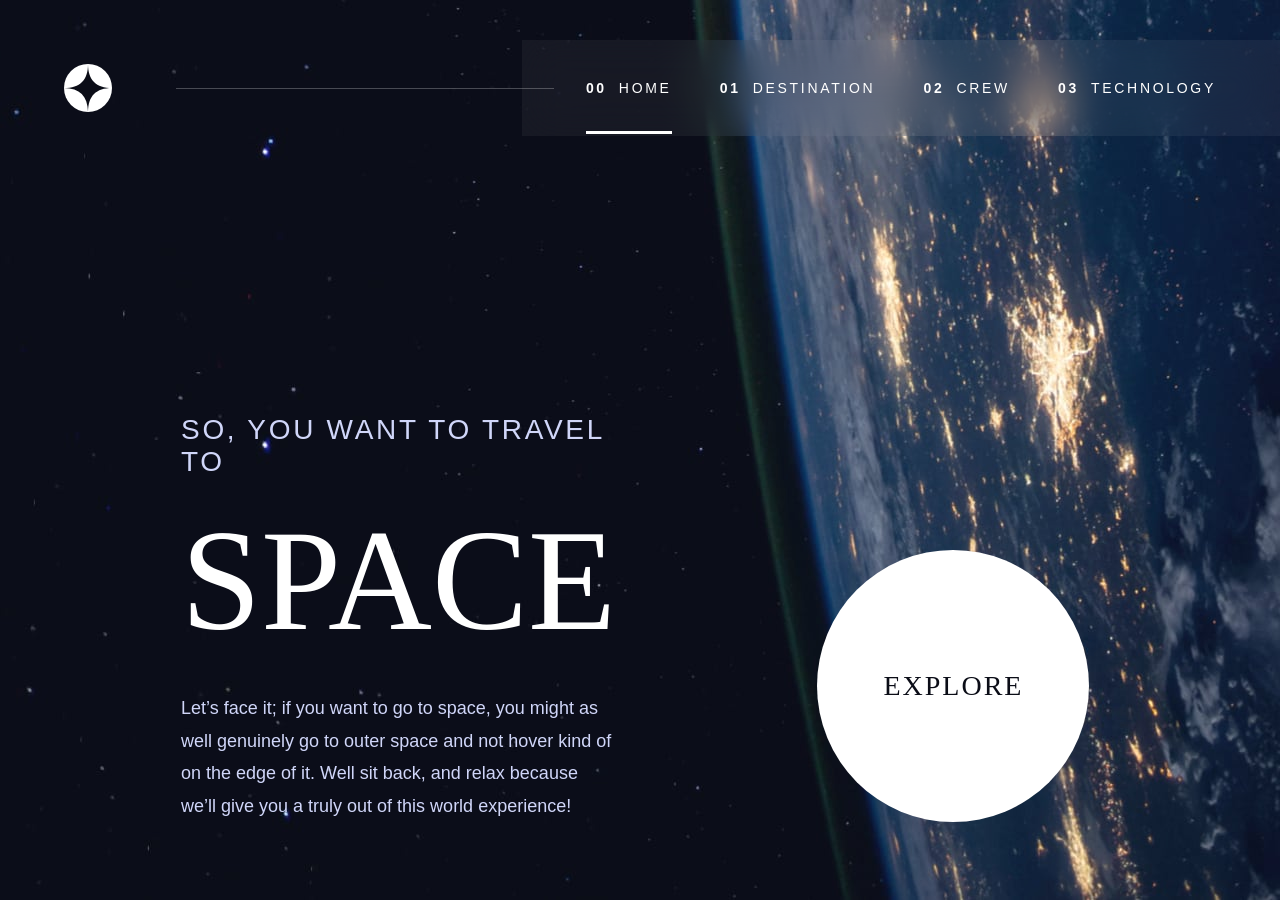
<file: index.html>
<!DOCTYPE html>
<html lang="en">
<head>
  <meta charset="UTF-8">
  <meta name="viewport" content="width=device-width, initial-scale=1.0">

  <link rel="icon" type="image/png" sizes="32x32" href="./assets/favicon-32x32.png">
  <link rel="stylesheet" href="css/global.css">
  <link rel="stylesheet" href="css/home.css">
  <title>Frontend Mentor | Space tourism website</title>
</head>
<body class="home-page">
<header class="header">

  <nav class="navbar">

    <a href="index.html" class="navbar-logo">
      <img 
        src="./assets/shared/logo.svg" 
        alt="Space Tourism logo"
      >
    </a>
<button class="mobile-nav-toggle">

  <img
    src="./assets/shared/icon-hamburger.svg"
    alt="Open navigation menu"
  >

</button>
    <div class="navbar-line"></div>

    <div class="navbar-menu">
<button class="mobile-nav-close">

  <img
    src="./assets/shared/icon-close.svg"
    alt="Close navigation menu"
  >

</button>
      <ul class="navbar-list">

        <li class="navbar-item">
          <a href="index.html" class="navbar-link active">
            <span>00</span>
            Home
          </a>
        </li>

        <li class="navbar-item">
          <a href="destination.html" class="navbar-link">
            <span>01</span>
            Destination
          </a>
        </li>

        <li class="navbar-item">
          <a href="crew.html" class="navbar-link">
            <span>02</span>
            Crew
          </a>
        </li>

        <li class="navbar-item">
          <a href="technology.html" class="navbar-link">
            <span>03</span>
            Technology
          </a>
        </li>

      </ul>

    </div>

  </nav>

</header>
<main class="hero container">

  <div class="hero-content">

    <p class="hero-subtitle">
      So, you want to travel to
    </p>

    <h1 class="hero-title">
      Space
    </h1>

    <p class="hero-description">
      Let’s face it; if you want to go to space, you might as well genuinely go to 
      outer space and not hover kind of on the edge of it. Well sit back, and relax 
      because we’ll give you a truly out of this world experience!
    </p>

  </div>

  <div class="hero-explore">

    <a href="destination.html" class="explore-button">
      Explore
    </a>

  </div>

</main>

<script src="./js/main.js"></script>
</body>
</html>
</file>
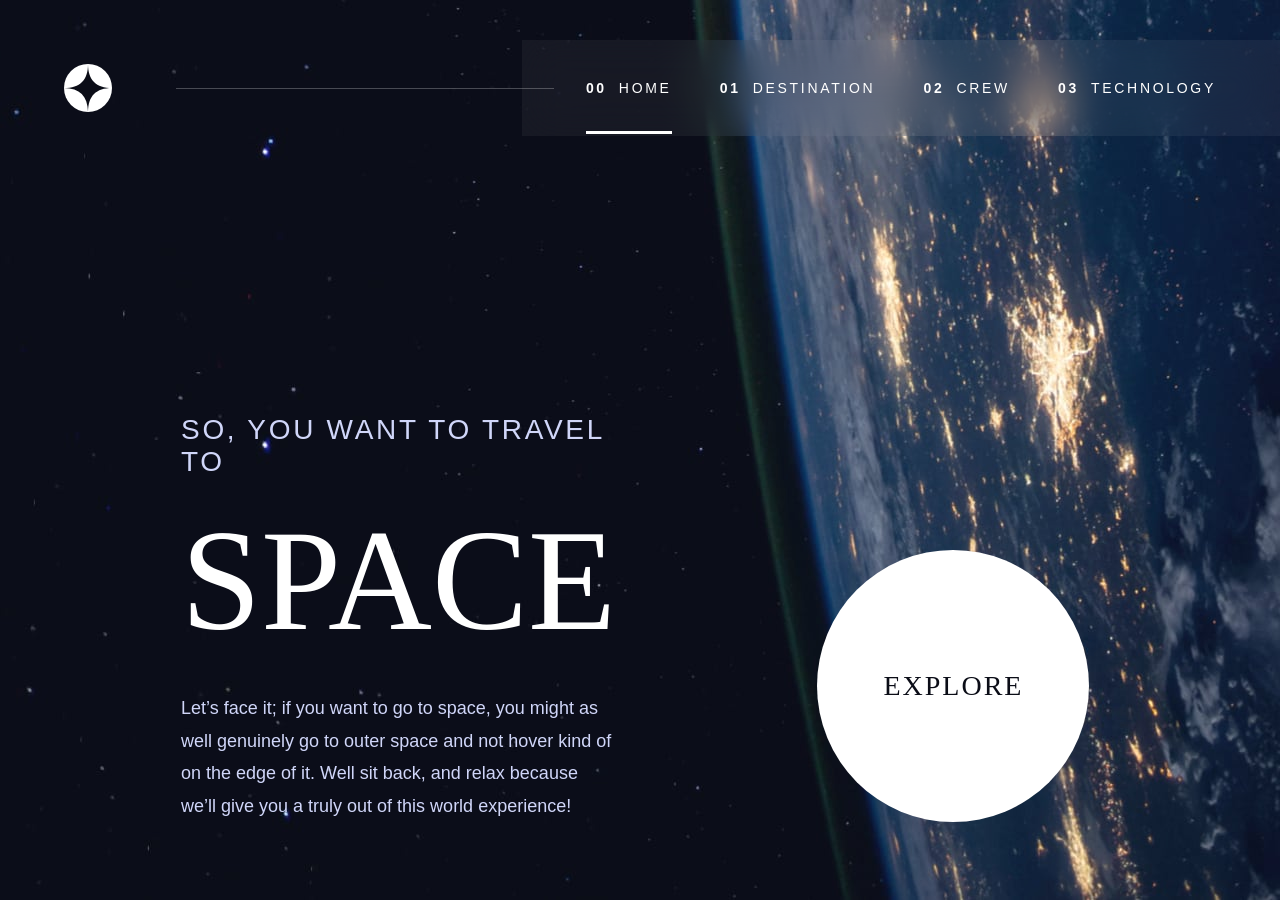
<file: space-tourism/index.html>
<!DOCTYPE html>
<html lang="en">
<head>
  <meta charset="UTF-8">
  <meta name="viewport" content="width=device-width, initial-scale=1.0">

  <link rel="icon" type="image/png" sizes="32x32" href="./assets/favicon-32x32.png">
  <link rel="stylesheet" href="css/global.css">
  <link rel="stylesheet" href="css/home.css">
  <title>Frontend Mentor | Space tourism website</title>
</head>
<body class="home-page">
<header class="header">

  <nav class="navbar">

    <a href="index.html" class="navbar-logo">
      <img 
        src="./assets/shared/logo.svg" 
        alt="Space Tourism logo"
      >
    </a>
<button class="mobile-nav-toggle">

  <img
    src="./assets/shared/icon-hamburger.svg"
    alt="Open navigation menu"
  >

</button>
    <div class="navbar-line"></div>

    <div class="navbar-menu">
<button class="mobile-nav-close">

  <img
    src="./assets/shared/icon-close.svg"
    alt="Close navigation menu"
  >

</button>
      <ul class="navbar-list">

        <li class="navbar-item">
          <a href="index.html" class="navbar-link active">
            <span>00</span>
            Home
          </a>
        </li>

        <li class="navbar-item">
          <a href="destination.html" class="navbar-link">
            <span>01</span>
            Destination
          </a>
        </li>

        <li class="navbar-item">
          <a href="crew.html" class="navbar-link">
            <span>02</span>
            Crew
          </a>
        </li>

        <li class="navbar-item">
          <a href="technology.html" class="navbar-link">
            <span>03</span>
            Technology
          </a>
        </li>

      </ul>

    </div>

  </nav>

</header>
<main class="hero container">

  <div class="hero-content">

    <p class="hero-subtitle">
      So, you want to travel to
    </p>

    <h1 class="hero-title">
      Space
    </h1>

    <p class="hero-description">
      Let’s face it; if you want to go to space, you might as well genuinely go to 
      outer space and not hover kind of on the edge of it. Well sit back, and relax 
      because we’ll give you a truly out of this world experience!
    </p>

  </div>

  <div class="hero-explore">

    <a href="#" class="explore-button">
      Explore
    </a>

  </div>

</main>

<script src="./js/main.js"></script>
</body>
</html>
</file>
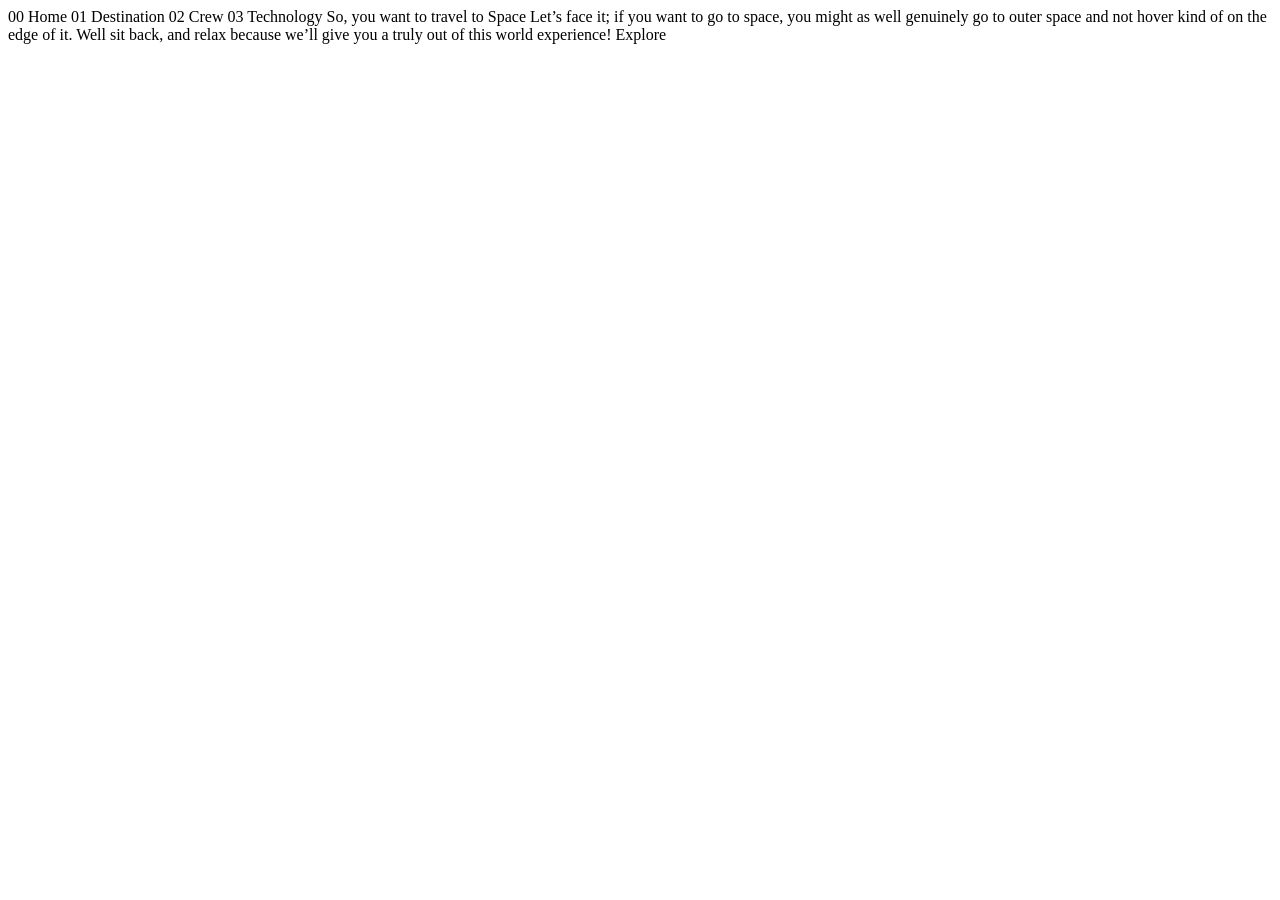
<file: starter-code/index.html>
<!DOCTYPE html>
<html lang="en">
<head>
  <meta charset="UTF-8">
  <meta name="viewport" content="width=device-width, initial-scale=1.0">

  <link rel="icon" type="image/png" sizes="32x32" href="./assets/favicon-32x32.png">
  
  <title>Frontend Mentor | Space tourism website</title>
</head>
<body>

  00 Home
  01 Destination
  02 Crew
  03 Technology

  So, you want to travel to
  Space
  Let’s face it; if you want to go to space, you might as well genuinely go to 
  outer space and not hover kind of on the edge of it. Well sit back, and relax 
  because we’ll give you a truly out of this world experience!

  Explore

</body>
</html>
</file>
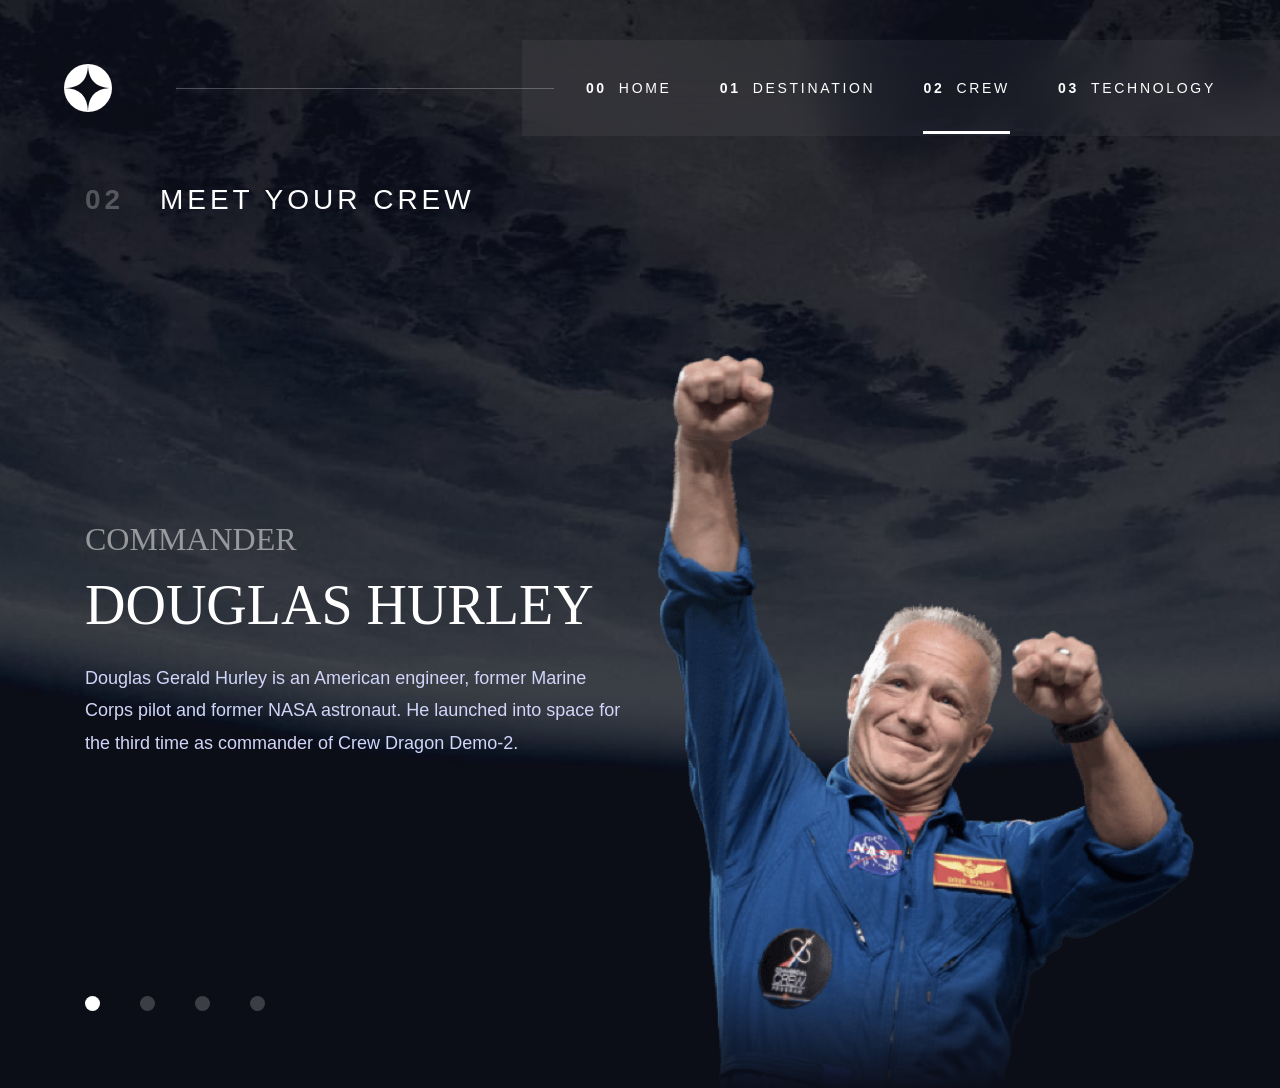
<file: crew.html>
<!DOCTYPE html>
<html lang="en">
<head>
  <meta charset="UTF-8">
  <meta name="viewport" content="width=device-width, initial-scale=1.0">

  <link rel="icon" type="image/png" sizes="32x32" href="./assets/favicon-32x32.png">
  <link rel="stylesheet" href="css/global.css">
  <link rel="stylesheet" href="css/crew.css">

  <title>Frontend Mentor | Space tourism website</title>
</head>
<body class="crew-page  ">
<header class="header">

  <nav class="navbar">

    <a href="index.html" class="navbar-logo">
      <img
        src="./assets/shared/logo.svg"
        alt="Space Tourism logo"
      >
    </a>

    <button class="mobile-nav-toggle">

      <img
        src="./assets/shared/icon-hamburger.svg"
        alt="Open navigation menu"
      >

    </button>

    <div class="navbar-line"></div>

    <div class="navbar-menu">

      <button class="mobile-nav-close">

        <img
          src="./assets/shared/icon-close.svg"
          alt="Close navigation menu"
        >

      </button>

      <ul class="navbar-list">

        <li class="navbar-item">
          <a href="index.html" class="navbar-link">
            <span>00</span>
            Home
          </a>
        </li>

        <li class="navbar-item">
          <a href="destination.html" class="navbar-link">
            <span>01</span>
            Destination
          </a>
        </li>

        <li class="navbar-item">
          <a href="crew.html" class="navbar-link active">
            <span>02</span>
            Crew
          </a>
        </li>

        <li class="navbar-item">
          <a href="technology.html" class="navbar-link">
            <span>03</span>
            Technology
          </a>
        </li>

      </ul>

    </div>

  </nav>

</header>
<main class="crew">

  <section class="crew__container container">

    <h1 class="crew__title">
      <span>02</span>
      Meet your crew
    </h1>

    <div class="crew__content">

      <article class="crew__info">

        <header class="crew__header">

         <p id="crew-role" 
         class="crew__role">
  Commander
</p>

<h2
  id="crew-name"
  class="crew__name">
  Douglas Hurley
</h2>

        </header>

       <p id="crew-bio"
  class="crew__description">
          Douglas Gerald Hurley is an American engineer,
          former Marine Corps pilot and former NASA astronaut.
          He launched into space for the third time as commander
          of Crew Dragon Demo-2.
        </p>

        <nav class="crew__dots">

      <button
  class="crew__dot active"
  data-crew="Douglas Hurley"
></button>

<button
  class="crew__dot"
  data-crew="Mark Shuttleworth"
></button>

<button
  class="crew__dot"
  data-crew="Victor Glover"
></button>

<button
  class="crew__dot"
  data-crew="Anousheh Ansari"
></button>

        </nav>

      </article>

      <div class="crew__image">

       <img
  id="crew-image"
  src="./assets/crew/image-douglas-hurley.png"
  alt="Douglas Hurley"
>

      </div>

    </div>

  </section>

</main>
<script src="./js/main.js"></script>
</body>
</html>
</file>
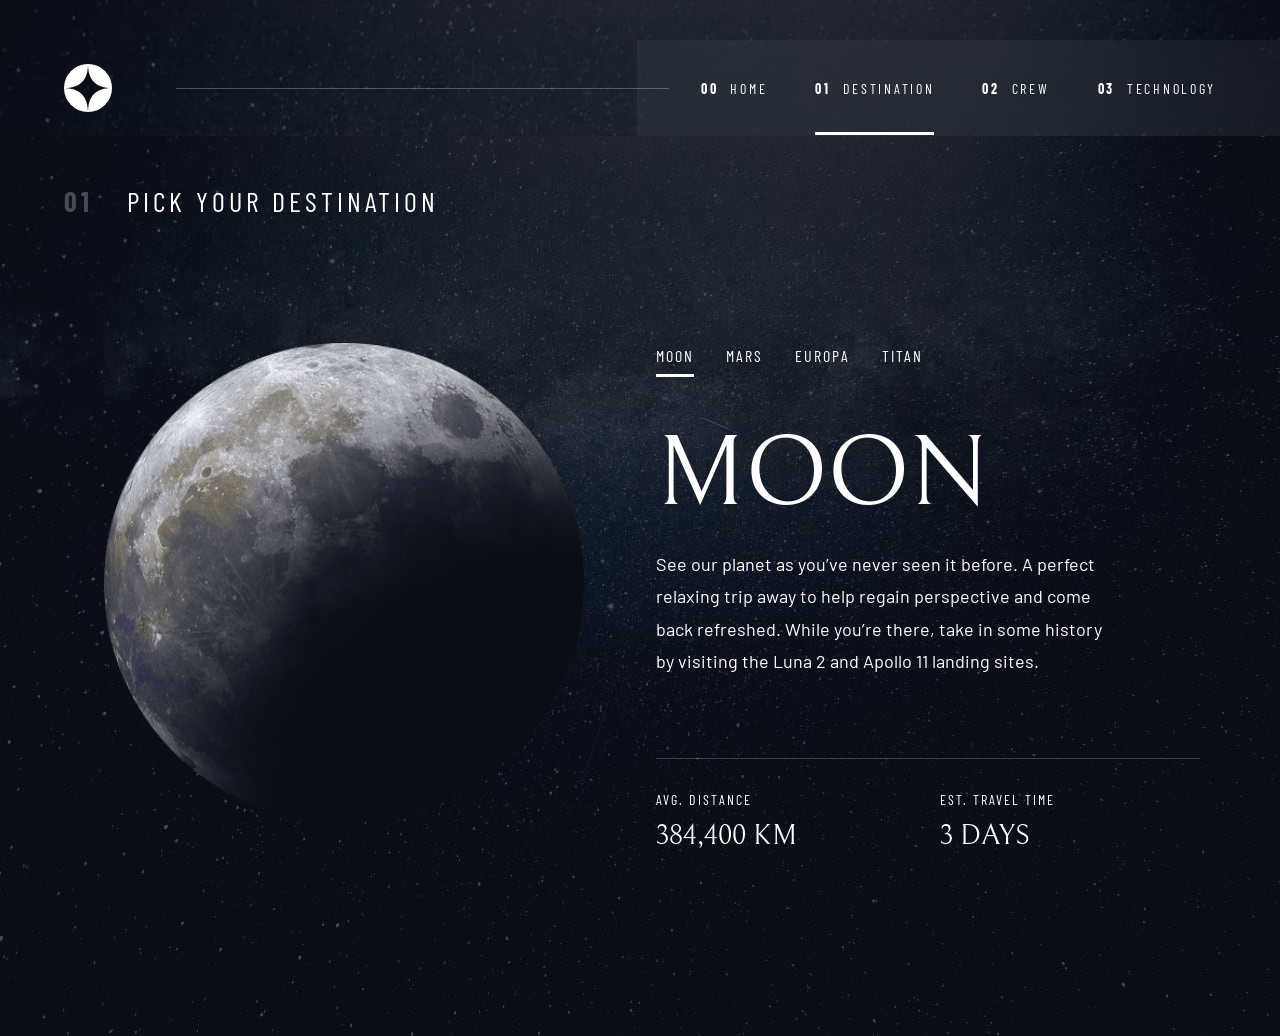
<file: destination.html>
<!DOCTYPE html>
<html lang="en">

<head>
  <meta charset="UTF-8">

  <meta
    name="viewport"
    content="width=device-width, initial-scale=1.0"
  >

  <link
    rel="icon"
    type="image/png"
    sizes="32x32"
    href="./assets/favicon-32x32.png"
  >
<link rel="preconnect" href="https://fonts.googleapis.com">
<link rel="preconnect" href="https://fonts.gstatic.com" crossorigin>

<link href="https://fonts.googleapis.com/css2?family=Barlow:wght@400&family=Barlow+Condensed:wght@400;700&family=Bellefair&display=swap" rel="stylesheet">
  <link rel="stylesheet" href="./css/global.css">
  <link rel="stylesheet" href="./css/destination.css">

  <title>Frontend Mentor | Space tourism website</title>
</head>

<body class="destination-page">

  <header class="header">

    <nav class="navbar">

      <a href="index.html" class="navbar-logo">
        <img
          src="./assets/shared/logo.svg"
          alt="Space Tourism logo"
        >
      </a>

      <button class="mobile-nav-toggle">

        <img
          src="./assets/shared/icon-hamburger.svg"
          alt="Open navigation menu"
        >

      </button>

      <div class="navbar-line"></div>

      <div class="navbar-menu">

        <button class="mobile-nav-close">

          <img
            src="./assets/shared/icon-close.svg"
            alt="Close navigation menu"
          >

        </button>

        <ul class="navbar-list">

          <li class="navbar-item">
            <a href="index.html" class="navbar-link">
              <span>00</span>
              Home
            </a>
          </li>

          <li class="navbar-item">
           <a href="destination.html" class="navbar-link active">
              <span>01</span>
              Destination
            </a>
          </li>

          <li class="navbar-item">
            <a href="crew.html" class="navbar-link">
              <span>02</span>
              Crew
            </a>
          </li>

          <li class="navbar-item">
            <a href="technology.html" class="navbar-link">
              <span>03</span>
              Technology
            </a>
          </li>

        </ul>

      </div>

    </nav>

  </header>

  <main class="destination">

    <section class="destination__container container">

      <h1 class="destination__title">
        <span>01</span>
        Pick your destination
      </h1>

      <div class="destination__image">

        <img
  id="destination-image"
  src="./assets/destination/image-moon.png"
  alt="Moon" />

      </div>

      <div class="destination__content">

        <nav class="destination__tabs">

  <button
    class="destination__tab active"
    data-destination="Moon"
  >
    Moon
  </button>

  <button
    class="destination__tab"
    data-destination="Mars"
  >
    Mars
  </button>

  <button
    class="destination__tab"
    data-destination="Europa"
  >
    Europa
  </button>

  <button
    class="destination__tab"
    data-destination="Titan"
  >
    Titan
  </button>

</nav>
        <article class="destination__info">

<h2
  id="destination-name"
  class="destination__name">Moon</h2>

          <p
  id="destination-description"
  class="destination__description">
            See our planet as you’ve never seen it before.
            A perfect relaxing trip away to help regain
            perspective and come back refreshed.
            While you’re there, take in some history
            by visiting the Luna 2 and Apollo 11 landing sites.
          </p>

          <div class="destination__stats">

            <div class="destination__stat">

              <h3>Avg. distance</h3>

             <p id="destination-distance">
  384,400 KM
</p>

            </div>

            <div class="destination__stat">

              <h3>Est. travel time</h3>

<p id="destination-travel">
  3 days
</p>

            </div>

          </div>

        </article>

      </div>

    </section>

  </main>

  <script src="./js/main.js"></script>

</body>

</html>
</file>
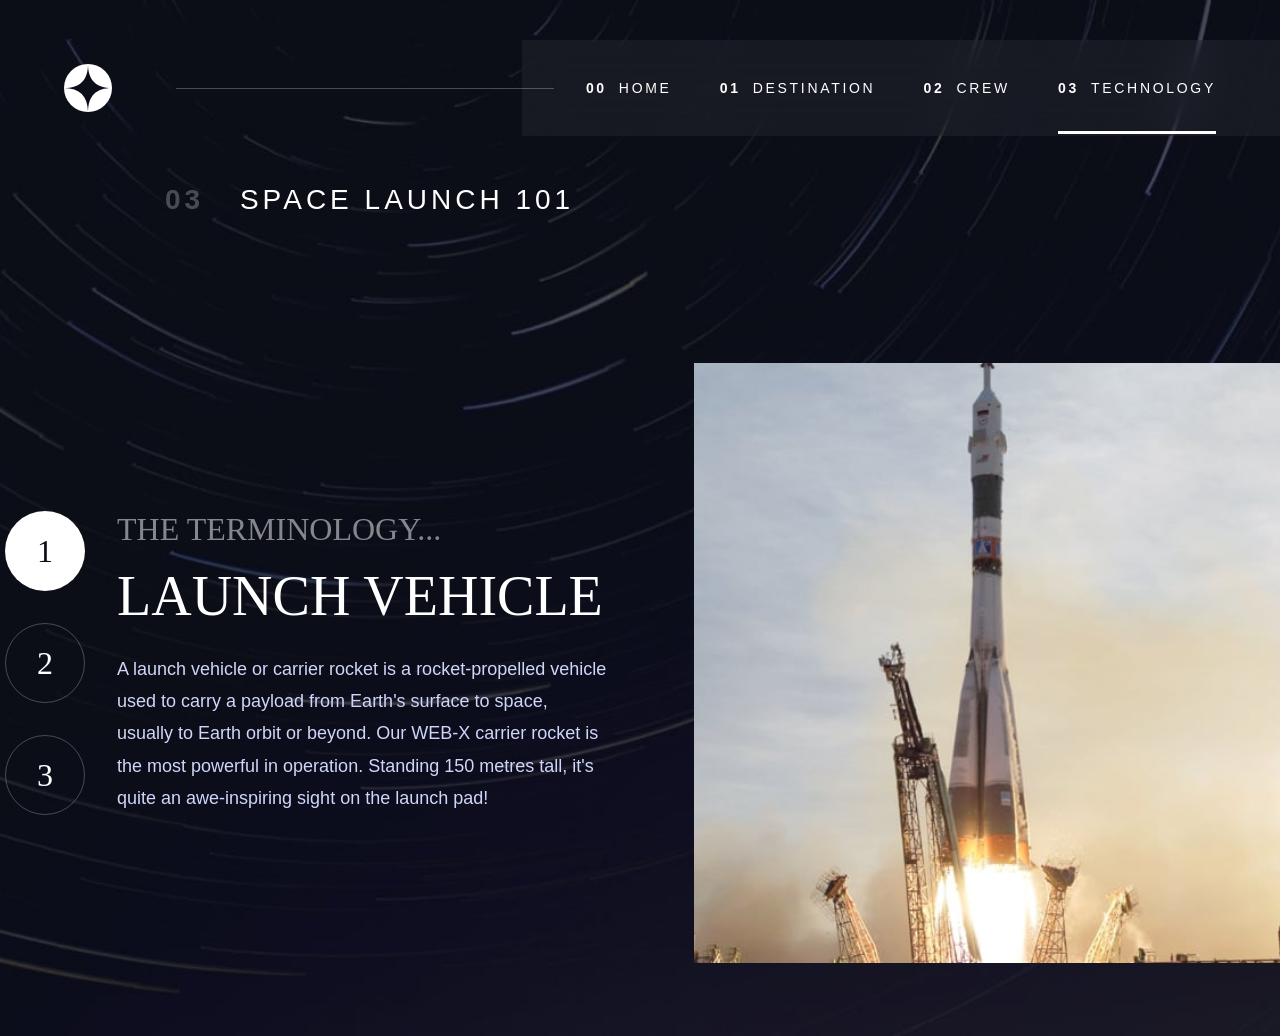
<file: technology.html>
<!DOCTYPE html>
<html lang="en">
<head>
  <meta charset="UTF-8">
  <meta name="viewport" content="width=device-width, initial-scale=1.0">

  <link rel="icon" type="image/png" sizes="32x32" href="./assets/favicon-32x32.png">
  <link rel="stylesheet" href="css/global.css">
  <link rel="stylesheet" href="css/technology.css">
  <title>Frontend Mentor | Space tourism website</title>
</head>
<body class="technology-page">
  <header class="header">

  <nav class="navbar">

    <a href="index.html" class="navbar-logo">
      <img
        src="./assets/shared/logo.svg"
        alt="Space Tourism logo"
      >
    </a>

    <button class="mobile-nav-toggle">

      <img
        src="./assets/shared/icon-hamburger.svg"
        alt="Open navigation menu"
      >

    </button>

    <div class="navbar-line"></div>

    <div class="navbar-menu">

      <button class="mobile-nav-close">

        <img
          src="./assets/shared/icon-close.svg"
          alt="Close navigation menu"
        >

      </button>

      <ul class="navbar-list">

        <li class="navbar-item">
          <a href="index.html" class="navbar-link">
            <span>00</span>
            Home
          </a>
        </li>

        <li class="navbar-item">
          <a href="destination.html" class="navbar-link">
            <span>01</span>
            Destination
          </a>
        </li>

        <li class="navbar-item">
          <a href="crew.html" class="navbar-link">
            <span>02</span>
            Crew
          </a>
        </li>

        <li class="navbar-item">
          <a href="technology.html" class="navbar-link active">
            <span>03</span>
            Technology
          </a>
        </li>

      </ul>

    </div>

  </nav>

</header>
<main class="technology">

  <section class="technology__container">

    <h1 class="technology__title">
      <span>03</span>
      Space launch 101
    </h1>

    <div class="technology__content">

  <nav class="technology__tabs">

  <button
    class="technology__tab active"
    data-technology="Launch vehicle"
  >
    1
  </button>

  <button
    class="technology__tab"
    data-technology="Spaceport"
  >
    2
  </button>

  <button
    class="technology__tab"
    data-technology="Space capsule"
  >
    3
  </button>

</nav>

      <article class="technology__info">

       <p
  id="technology-subtitle"
  class="technology__subtitle"
>
  The terminology...
</p>

      <h2
  id="technology-name"
  class="technology__name"
>
  Launch vehicle
</h2>

        <p id="technology-description"
            class="technology__description"
            >
          A launch vehicle or carrier rocket is a rocket-propelled
          vehicle used to carry a payload from Earth's surface to space,
          usually to Earth orbit or beyond.
        </p>

      </article>

      <div class="technology__image">

        <picture>

          <source
            media="(max-width: 48rem)"
            srcset="./assets/technology/image-launch-vehicle-landscape.jpg"
          >

         <img
  id="technology-image"
  src="./assets/technology/image-launch-vehicle-portrait.jpg"
  alt="Launch vehicle"
>

        </picture>

      </div>

    </div>

  </section>

</main>
<script src="./js/main.js"></script>
</body>
</html>
</file>
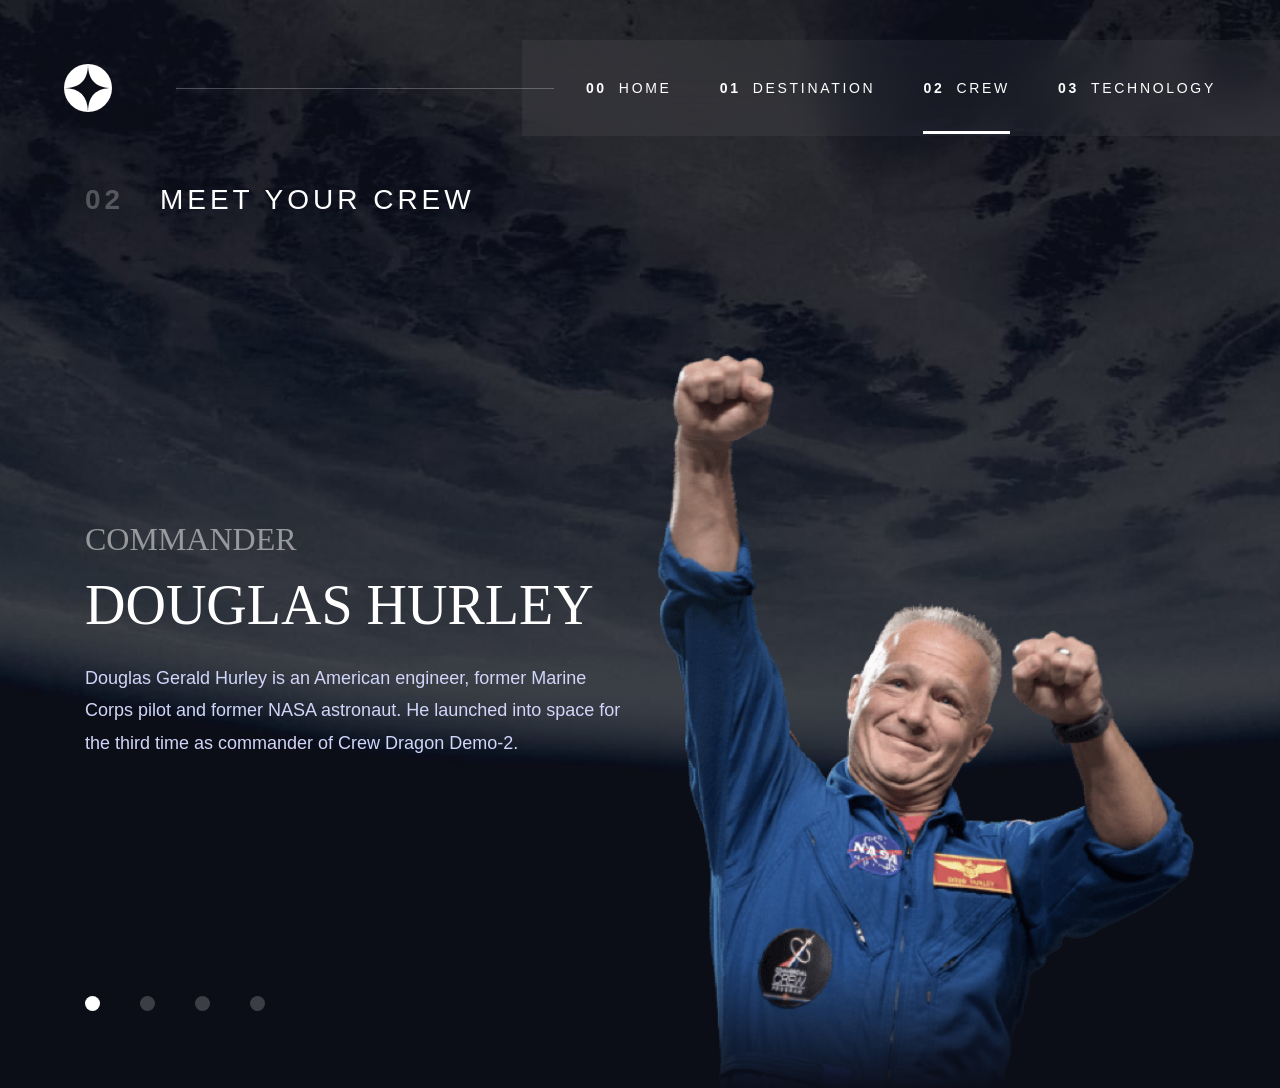
<file: space-tourism/crew-commander.html>
<!DOCTYPE html>
<html lang="en">
<head>
  <meta charset="UTF-8">
  <meta name="viewport" content="width=device-width, initial-scale=1.0">

  <link rel="icon" type="image/png" sizes="32x32" href="./assets/favicon-32x32.png">
  <link rel="stylesheet" href="css/global.css">
  <link rel="stylesheet" href="css/crew.css">

  <title>Frontend Mentor | Space tourism website</title>
</head>
<body class="crew-page  ">
<header class="header">

  <nav class="navbar">

    <a href="index.html" class="navbar-logo">
      <img
        src="./assets/shared/logo.svg"
        alt="Space Tourism logo"
      >
    </a>

    <button class="mobile-nav-toggle">

      <img
        src="./assets/shared/icon-hamburger.svg"
        alt="Open navigation menu"
      >

    </button>

    <div class="navbar-line"></div>

    <div class="navbar-menu">

      <button class="mobile-nav-close">

        <img
          src="./assets/shared/icon-close.svg"
          alt="Close navigation menu"
        >

      </button>

      <ul class="navbar-list">

        <li class="navbar-item">
          <a href="index.html" class="navbar-link">
            <span>00</span>
            Home
          </a>
        </li>

        <li class="navbar-item">
          <a href="destination-moon.html" class="navbar-link">
            <span>01</span>
            Destination
          </a>
        </li>

        <li class="navbar-item">
          <a href="crew-commander.html" class="navbar-link active">
            <span>02</span>
            Crew
          </a>
        </li>

        <li class="navbar-item">
          <a href="technology-vehicle.html" class="navbar-link">
            <span>03</span>
            Technology
          </a>
        </li>

      </ul>

    </div>

  </nav>

</header>
<main class="crew">

  <section class="crew__container container">

    <h1 class="crew__title">
      <span>02</span>
      Meet your crew
    </h1>

    <div class="crew__content">

      <article class="crew__info">

        <header class="crew__header">

          <p class="crew__role">
            Commander
          </p>

          <h2 class="crew__name">
            Douglas Hurley
          </h2>

        </header>

        <p class="crew__description">
          Douglas Gerald Hurley is an American engineer,
          former Marine Corps pilot and former NASA astronaut.
          He launched into space for the third time as commander
          of Crew Dragon Demo-2.
        </p>

        <nav class="crew__dots">

          <button class="crew__dot active"></button>

          <button class="crew__dot"></button>

          <button class="crew__dot"></button>

          <button class="crew__dot"></button>

        </nav>

      </article>

      <div class="crew__image">

        <img
          src="./assets/crew/image-douglas-hurley.png"
          alt="Douglas Hurley"
        >

      </div>

    </div>

  </section>

</main>
</body>
</html>
</file>
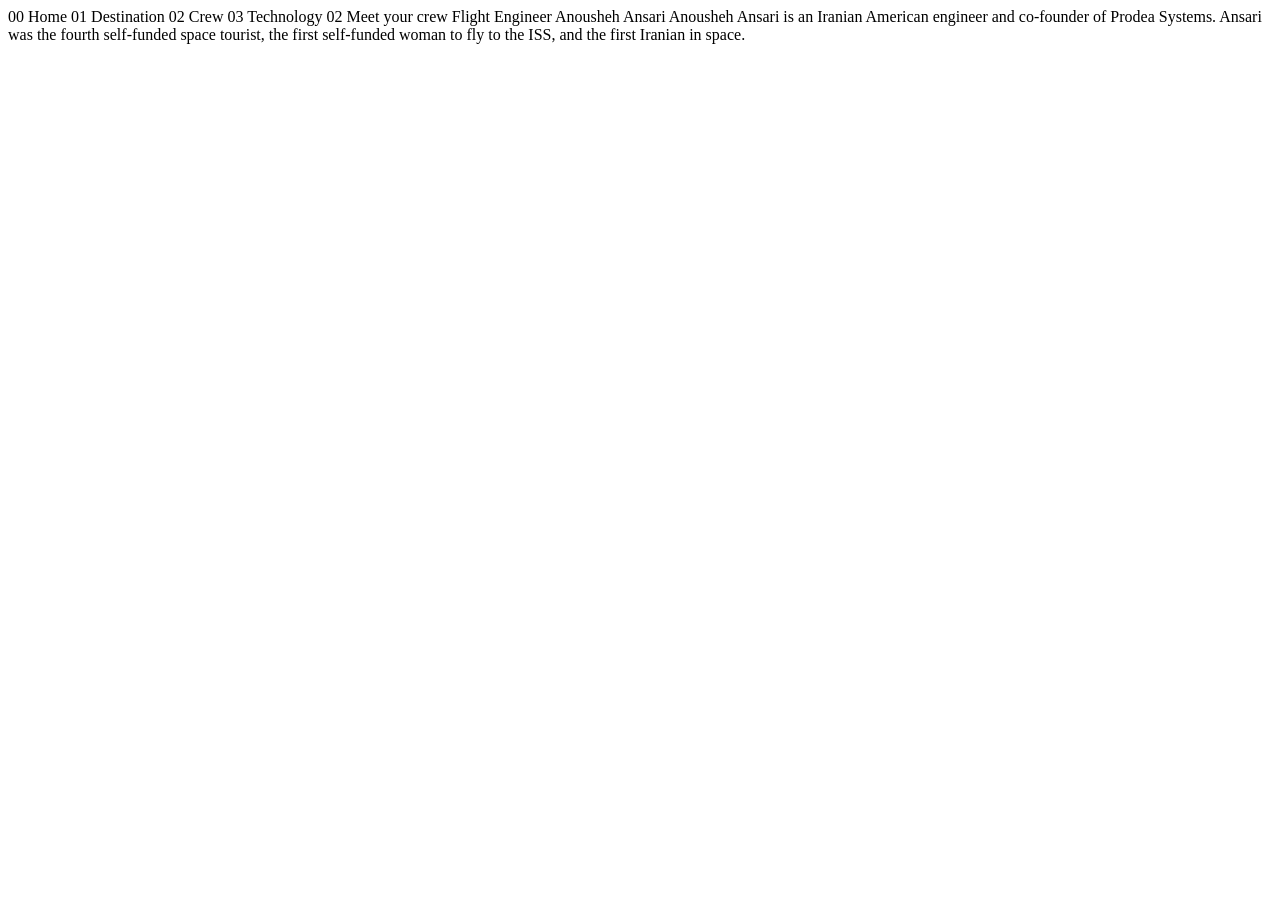
<file: space-tourism/crew-engineer.html>
<!DOCTYPE html>
<html lang="en">
<head>
  <meta charset="UTF-8">
  <meta name="viewport" content="width=device-width, initial-scale=1.0">

  <link rel="icon" type="image/png" sizes="32x32" href="./assets/favicon-32x32.png">
  
  <title>Frontend Mentor | Space tourism website</title>
</head>
<body>

  00 Home
  01 Destination
  02 Crew
  03 Technology

  02 Meet your crew

  Flight Engineer
  Anousheh Ansari

  Anousheh Ansari is an Iranian American engineer and co-founder of Prodea Systems. 
  Ansari was the fourth self-funded space tourist, the first self-funded woman to 
  fly to the ISS, and the first Iranian in space. 
</body>
</html>
</file>
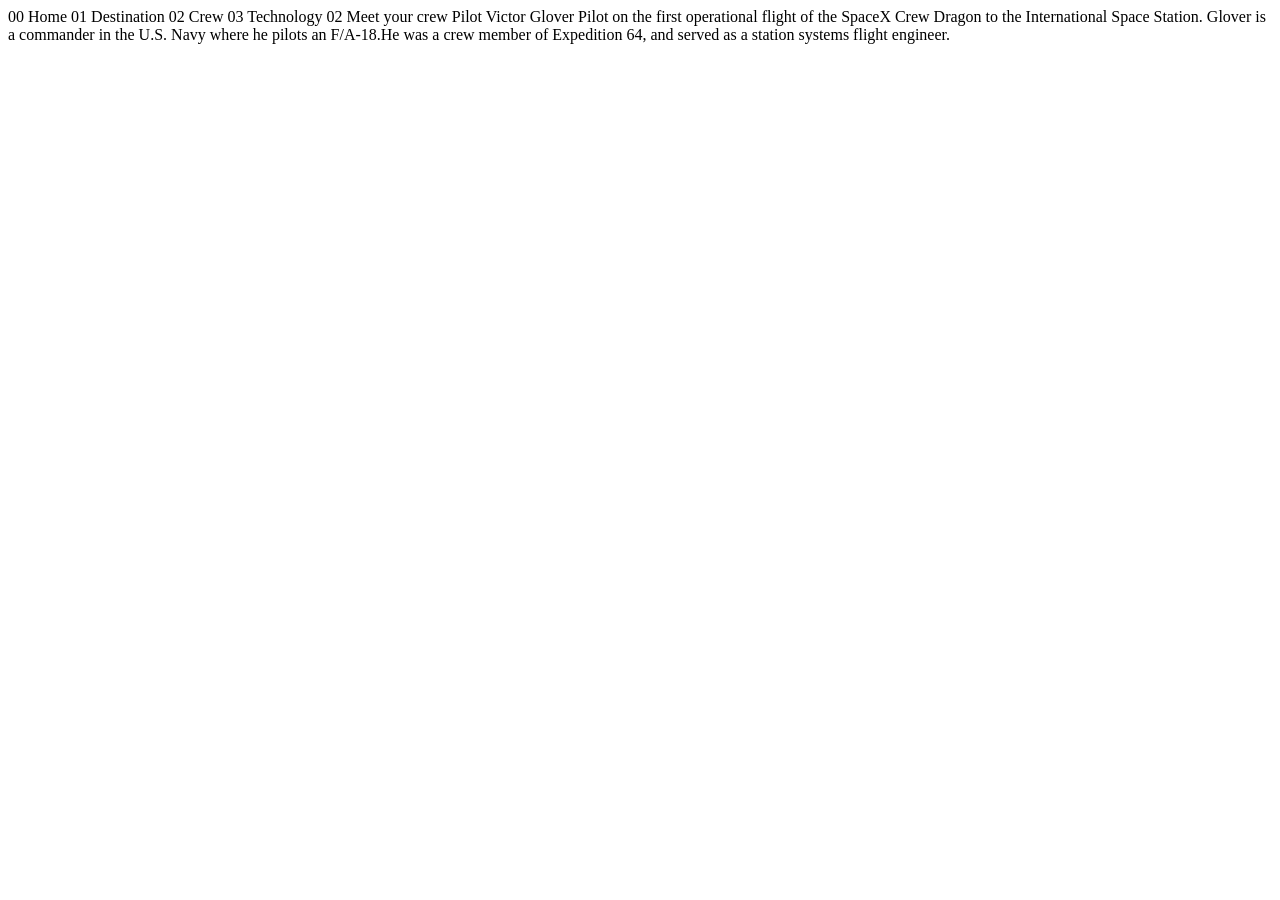
<file: space-tourism/crew-pilot.html>
<!DOCTYPE html>
<html lang="en">
<head>
  <meta charset="UTF-8">
  <meta name="viewport" content="width=device-width, initial-scale=1.0">

  <link rel="icon" type="image/png" sizes="32x32" href="./assets/favicon-32x32.png">
  
  <title>Frontend Mentor | Space tourism website</title>
</head>
<body>

  00 Home
  01 Destination
  02 Crew
  03 Technology

  02 Meet your crew

  Pilot
  Victor Glover

  Pilot on the first operational flight of the SpaceX Crew Dragon to the 
  International Space Station. Glover is a commander in the U.S. Navy where 
  he pilots an F/A-18.He was a crew member of Expedition 64, and served as a 
  station systems flight engineer. 
</body>
</html>
</file>
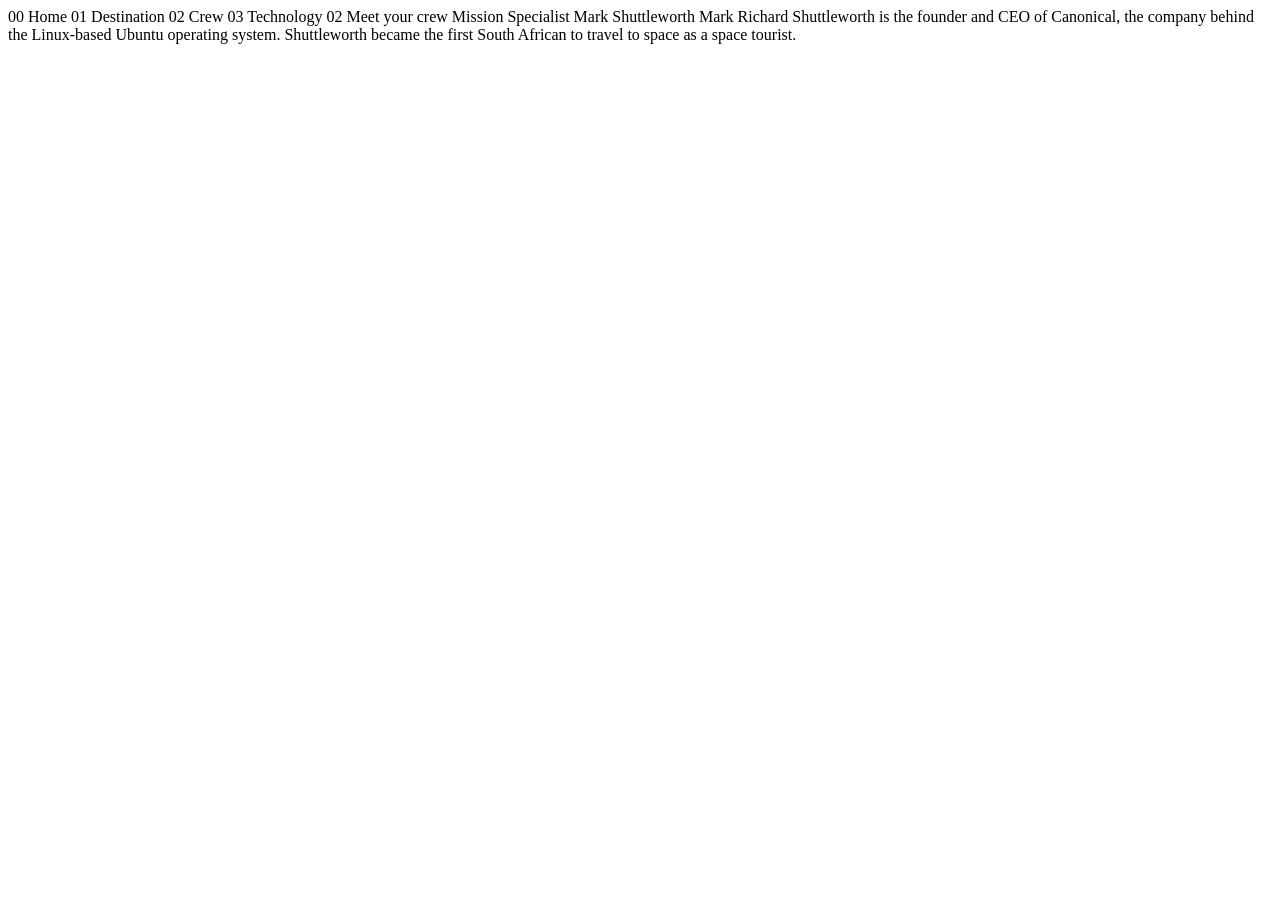
<file: space-tourism/crew-specialist.html>
<!DOCTYPE html>
<html lang="en">
<head>
  <meta charset="UTF-8">
  <meta name="viewport" content="width=device-width, initial-scale=1.0">

  <link rel="icon" type="image/png" sizes="32x32" href="./assets/favicon-32x32.png">
  
  <title>Frontend Mentor | Space tourism website</title>
</head>
<body>

  00 Home
  01 Destination
  02 Crew
  03 Technology

  02 Meet your crew

  Mission Specialist
  Mark Shuttleworth

  Mark Richard Shuttleworth is the founder and CEO of Canonical, the company behind 
  the Linux-based Ubuntu operating system. Shuttleworth became the first South 
  African to travel to space as a space tourist.
</body>
</html>
</file>
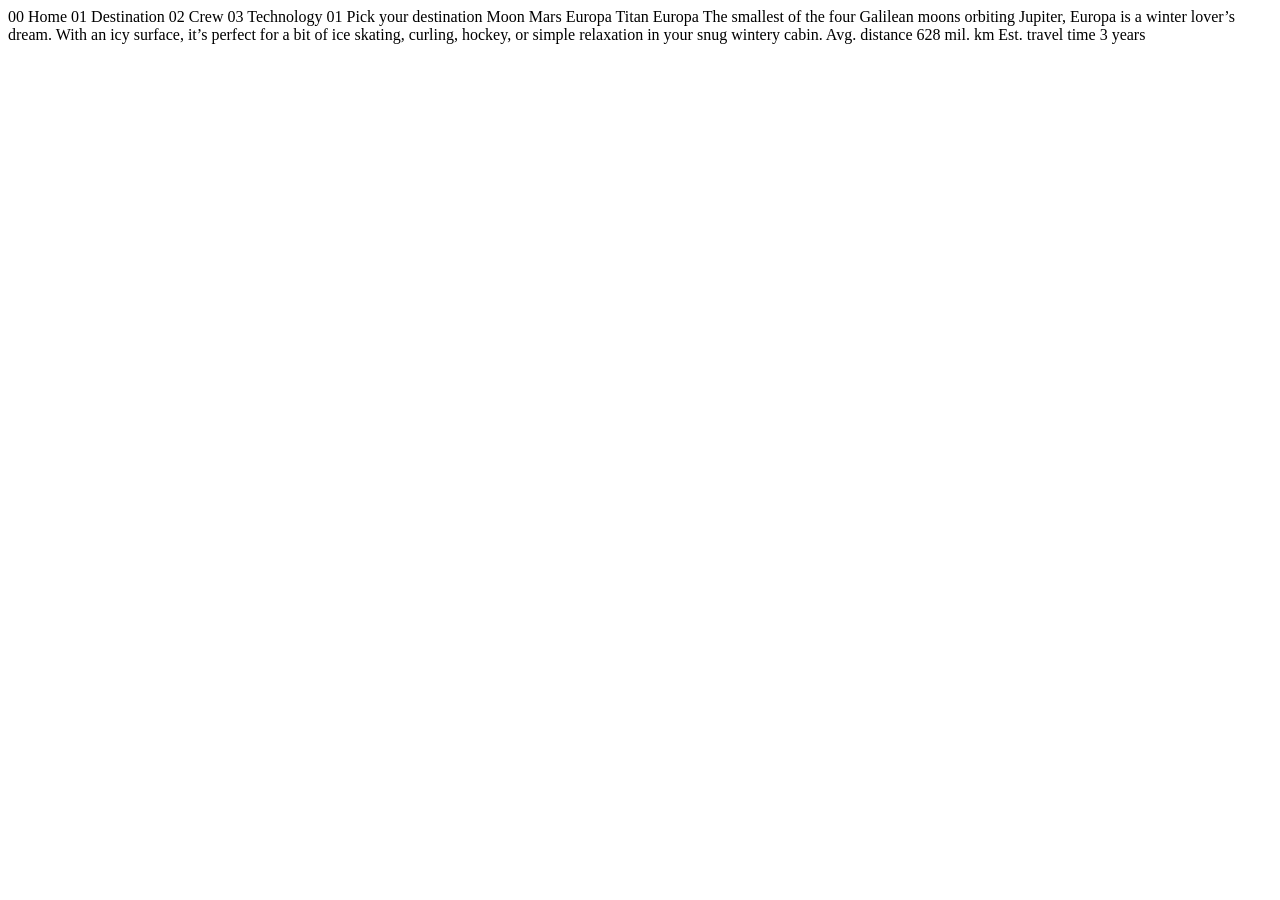
<file: space-tourism/destination-europa.html>
<!DOCTYPE html>
<html lang="en">
<head>
  <meta charset="UTF-8">
  <meta name="viewport" content="width=device-width, initial-scale=1.0">

  <link rel="icon" type="image/png" sizes="32x32" href="./assets/favicon-32x32.png">
  
  <title>Frontend Mentor | Space tourism website</title>
</head>
<body>

  00 Home
  01 Destination
  02 Crew
  03 Technology

  01 Pick your destination

  Moon
  Mars
  Europa
  Titan

  Europa

  The smallest of the four Galilean moons orbiting Jupiter, Europa is a 
  winter lover’s dream. With an icy surface, it’s perfect for a bit of 
  ice skating, curling, hockey, or simple relaxation in your snug 
  wintery cabin.

  Avg. distance
  628 mil. km

  Est. travel time
  3 years
</body>
</html>
</file>
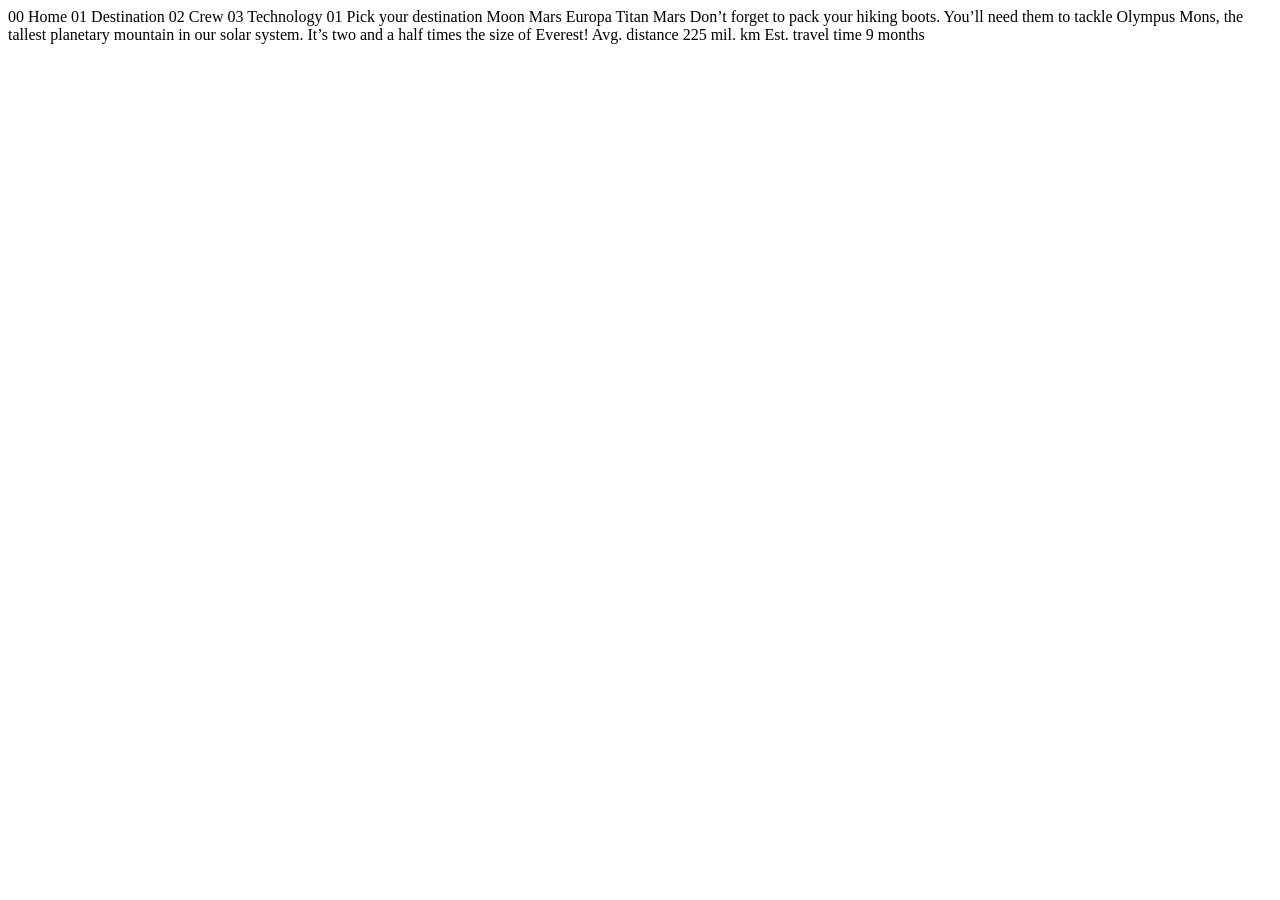
<file: space-tourism/destination-mars.html>
<!DOCTYPE html>
<html lang="en">
<head>
  <meta charset="UTF-8">
  <meta name="viewport" content="width=device-width, initial-scale=1.0">

  <link rel="icon" type="image/png" sizes="32x32" href="./assets/favicon-32x32.png">
  
  <title>Frontend Mentor | Space tourism website</title>
</head>
<body>

  00 Home
  01 Destination
  02 Crew
  03 Technology

  01 Pick your destination

  Moon
  Mars
  Europa
  Titan

  Mars

  Don’t forget to pack your hiking boots. You’ll need them to tackle Olympus Mons, 
  the tallest planetary mountain in our solar system. It’s two and a half times 
  the size of Everest!

  Avg. distance
  225 mil. km

  Est. travel time
  9 months
</body>
</html>
</file>
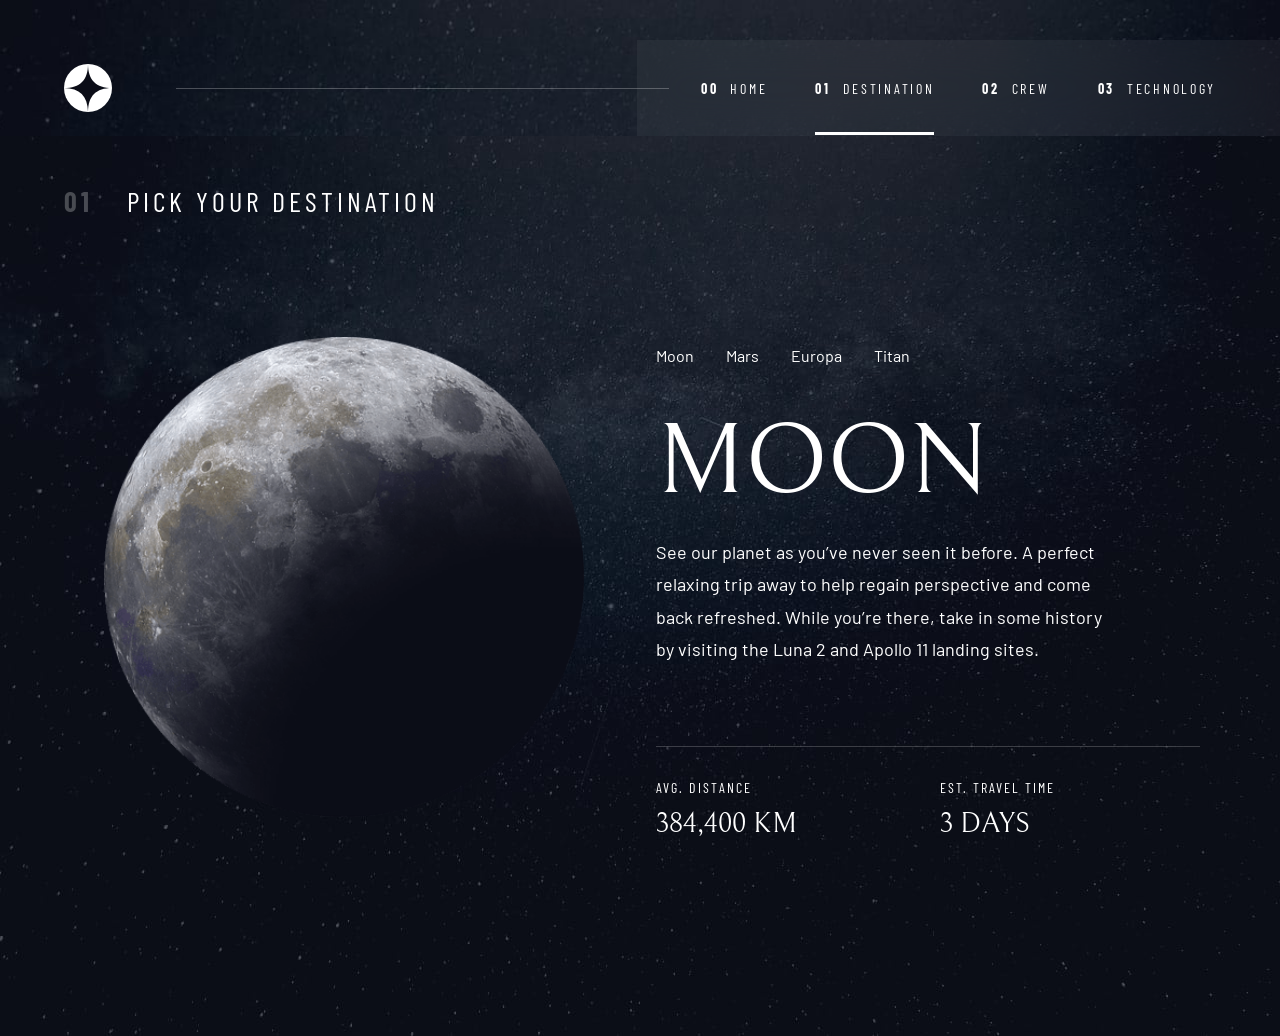
<file: space-tourism/destination-moon.html>
<!DOCTYPE html>
<html lang="en">

<head>
  <meta charset="UTF-8">

  <meta
    name="viewport"
    content="width=device-width, initial-scale=1.0"
  >

  <link
    rel="icon"
    type="image/png"
    sizes="32x32"
    href="./assets/favicon-32x32.png"
  >
<link rel="preconnect" href="https://fonts.googleapis.com">
<link rel="preconnect" href="https://fonts.gstatic.com" crossorigin>

<link href="https://fonts.googleapis.com/css2?family=Barlow:wght@400&family=Barlow+Condensed:wght@400;700&family=Bellefair&display=swap" rel="stylesheet">
  <link rel="stylesheet" href="./css/global.css">
  <link rel="stylesheet" href="./css/destination.css">

  <title>Frontend Mentor | Space tourism website</title>
</head>

<body class="destination-page">

  <header class="header">

    <nav class="navbar">

      <a href="index.html" class="navbar-logo">
        <img
          src="./assets/shared/logo.svg"
          alt="Space Tourism logo"
        >
      </a>

      <button class="mobile-nav-toggle">

        <img
          src="./assets/shared/icon-hamburger.svg"
          alt="Open navigation menu"
        >

      </button>

      <div class="navbar-line"></div>

      <div class="navbar-menu">

        <button class="mobile-nav-close">

          <img
            src="./assets/shared/icon-close.svg"
            alt="Close navigation menu"
          >

        </button>

        <ul class="navbar-list">

          <li class="navbar-item">
            <a href="index.html" class="navbar-link">
              <span>00</span>
              Home
            </a>
          </li>

          <li class="navbar-item">
            <a href="destination-moon.html" class="navbar-link active">
              <span>01</span>
              Destination
            </a>
          </li>

          <li class="navbar-item">
            <a href="crew-commander.html" class="navbar-link">
              <span>02</span>
              Crew
            </a>
          </li>

          <li class="navbar-item">
            <a href="technology-vehicle.html" class="navbar-link">
              <span>03</span>
              Technology
            </a>
          </li>

        </ul>

      </div>

    </nav>

  </header>

  <main class="destination">

    <section class="destination__container container">

      <h1 class="destination__title">
        <span>01</span>
        Pick your destination
      </h1>

      <div class="destination__image">

        <img
          src="./assets/destination/image-moon.png"
          alt="Moon"
        >

      </div>

      <div class="destination__content">

        <nav class="destination__tabs">

          <a class="active" href="./destination-moon.html">Moon</a>

          <a href="./destination-mars.html">Mars</a>

          <a href="./destination-europa.html">Europa</a>

          <a href="./destination-titan.html">Titan</a>

        </nav>

        <article class="destination__info">

          <h2 class="destination__name">Moon</h2>

          <p class="destination__description">
            See our planet as you’ve never seen it before.
            A perfect relaxing trip away to help regain
            perspective and come back refreshed.
            While you’re there, take in some history
            by visiting the Luna 2 and Apollo 11 landing sites.
          </p>

          <div class="destination__stats">

            <div class="destination__stat">

              <h3>Avg. distance</h3>

              <p>384,400 KM</p>

            </div>

            <div class="destination__stat">

              <h3>Est. travel time</h3>

              <p>3 days</p>

            </div>

          </div>

        </article>

      </div>

    </section>

  </main>

  <script src="./js/main.js"></script>

</body>

</html>
</file>
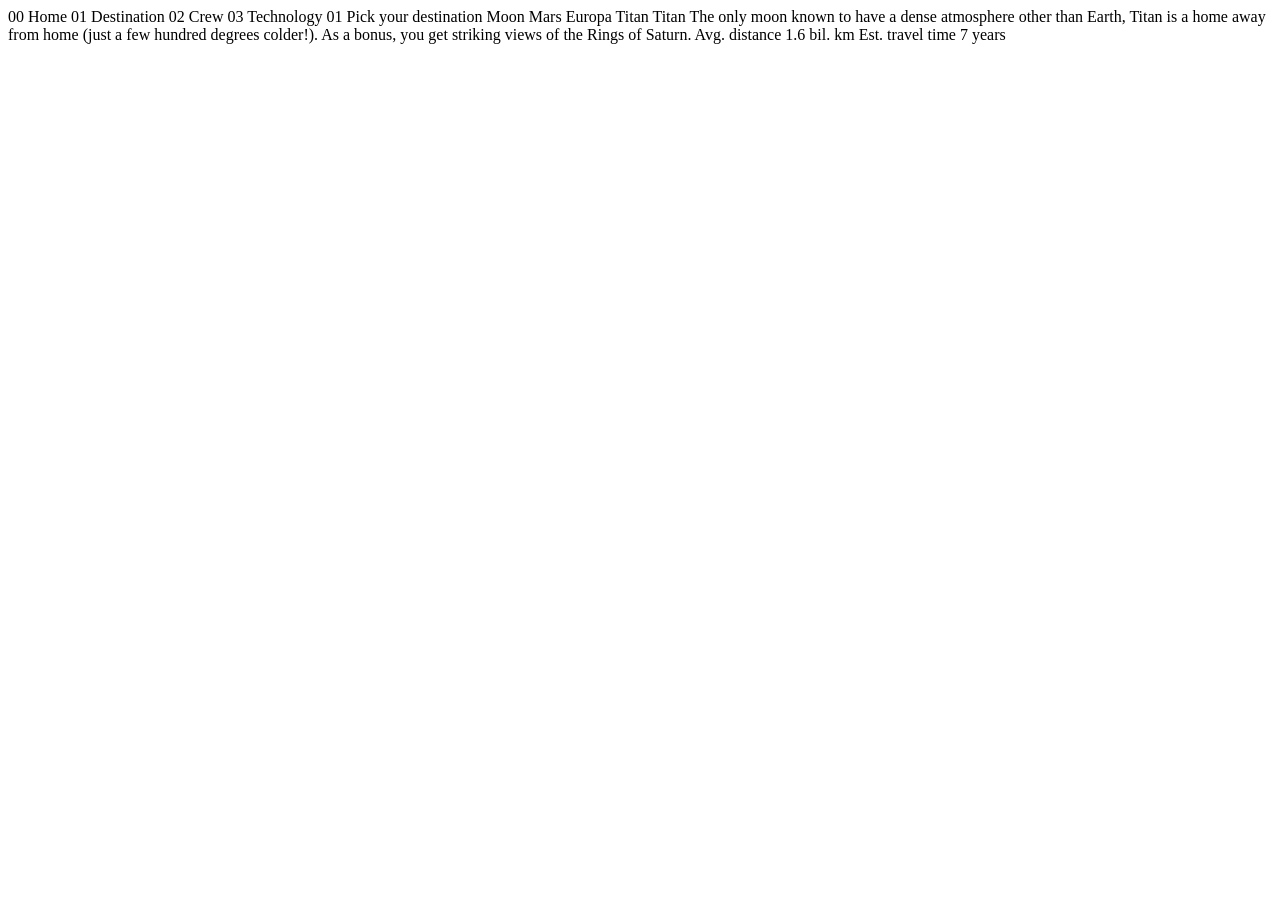
<file: space-tourism/destination-titan.html>
<!DOCTYPE html>
<html lang="en">
<head>
  <meta charset="UTF-8">
  <meta name="viewport" content="width=device-width, initial-scale=1.0">

  <link rel="icon" type="image/png" sizes="32x32" href="./assets/favicon-32x32.png">
  
  <title>Frontend Mentor | Space tourism website</title>
</head>
<body>

  00 Home
  01 Destination
  02 Crew
  03 Technology

  01 Pick your destination

  Moon
  Mars
  Europa
  Titan

  Titan

  The only moon known to have a dense atmosphere other than Earth, Titan 
  is a home away from home (just a few hundred degrees colder!). As a 
  bonus, you get striking views of the Rings of Saturn.

  Avg. distance
  1.6 bil. km

  Est. travel time
  7 years
</body>
</html>
</file>
<file: css/global.css>
/* ==================================================
   RESET
================================================== */

*,
*::before,
*::after {
  box-sizing: border-box;

  margin: 0;
  padding: 0;
}

img,
picture {
  display: block;

  max-width: 100%;
}

a {
  color: inherit;
  text-decoration: none;
}

ul {
  list-style: none;
}

button,
input,
textarea {
  font: inherit;
}



/* ==================================================
   ROOT VARIABLES
================================================== */

:root {

  /* =========================
     COLORS
  ========================= */

  --clr-dark: #0B0D17;
  --clr-light: #D0D6F9;
  --clr-white: #FFFFFF;



  /* =========================
     FONT FAMILIES
  ========================= */

  --ff-bellefair: "Bellefair", serif;
  --ff-barlow: "Barlow", sans-serif;
  --ff-barlow-condensed: "Barlow Condensed", sans-serif;



  /* =========================
     FONT SIZES
  ========================= */

  --fs-heading-xl: 9rem;          /* 144px */
  --fs-heading-lg: 6.25rem;       /* 100px */
  --fs-heading-md: 3.5rem;        /* 56px */
  --fs-heading-sm: 2rem;          /* 32px */

  --fs-nav-lg: 1.75rem;           /* 28px */
  --fs-nav-md: 1rem;              /* 16px */
  --fs-nav-sm: 0.875rem;          /* 14px */

  --fs-body-lg: 1.125rem;         /* 18px */
  --fs-body: 1rem;



  /* =========================
     FONT WEIGHTS
  ========================= */

  --fw-regular: 400;
  --fw-bold: 700;



  /* =========================
     LETTER SPACING
  ========================= */

  --ls-xl: 0.25rem;               /* 4px */
  --ls-lg: 0.16875rem;            /* 2.7px */
  --ls-md: 0.125rem;              /* 2px */
  --ls-sm: 0.0625rem;             /* 1px */



  /* =========================
     LINE HEIGHTS
  ========================= */

  --lh-heading: 1.1;
  --lh-body: 1.8;



  /* =========================
     TEXT PRESETS
  ========================= */

  --text-preset-2: clamp(5rem, 8vw, 6.25rem);
  --text-preset-5: 1.75rem;
  --text-preset-6: 1.75rem;
  --text-preset-7: 0.875rem;
  --text-preset-8: 1rem;
  --text-preset-9: 1.125rem;



  /* =========================
     SPACING SCALE
  ========================= */

  --space-1600: 8rem;
  --space-1200: 6rem;
  --space-1000: 5rem;
  --space-800: 4rem;
  --space-600: 3rem;
  --space-500: 2.5rem;
  --space-400: 2rem;
  --space-300: 1.5rem;
  --space-200: 1rem;
  --space-150: 0.75rem;
  --space-100: 0.5rem;
  --space-50: 0.25rem;
  --space-25: 0.125rem;



  /* =========================
     TRANSITIONS
  ========================= */

  --transition-default: 0.3s ease;
  --transition-fast: 0.2s ease;
  --transition-slow: 0.5s ease;



  /* =========================
     LAYOUT
  ========================= */

  --container-width: 69.375rem;
  --container-padding: 2rem;



  /* =========================
     Z-INDEX
  ========================= */

  --z-overlay: 10;
  --z-menu: 100;
  --z-modal: 1000;
}



/* ==================================================
   BODY
================================================== */

body {
  min-height: 100vh;

  font-family: var(--ff-barlow);

  color: var(--clr-white);

  background-repeat: no-repeat;
  background-size: cover;
  background-position: center;

  overflow-x: hidden;
}



/* ==================================================
   CONTAINER
================================================== */

.container {
  width: min(
    var(--container-width),
    100% - (var(--container-padding) * 2)
  );

  margin-inline: auto;
}



/* ==================================================
   UTILITIES
================================================== */

.flex {
  display: flex;
}

.grid {
  display: grid;
}

.hidden {
  display: none;
}



/* ==================================================
   BACKGROUND SYSTEM
================================================== */

/* =========================
   DESKTOP
========================= */

body.home-page {
  background-image: url("../assets/home/background-home-desktop.jpg");
}

body.destination-page {
  background-image: url("../assets/destination/background-destination-desktop.jpg");
}

body.crew-page {
  background-image: url("../assets/crew/background-crew-desktop.jpg");
}

body.technology-page {
  background-image: url("../assets/technology/background-technology-desktop.jpg");
}



/* ==================================================
   NAVBAR
================================================== */

.navbar {
  display: flex;
  align-items: center;

  padding-top: var(--space-500);
  padding-left: var(--space-800);
}

.navbar-line {
  position: relative;
  z-index: 2;

  flex: 1;

  height: 1px;

  margin-left: var(--space-800);
  margin-right: -2rem;

  background-color: rgba(255, 255, 255, 0.25);
}

.navbar-menu {
  display: flex;
  align-items: center;

  margin-left: auto;

  height: var(--space-1200);

  padding-inline: 4rem;

  background: rgba(255, 255, 255, 0.05);

  backdrop-filter: blur(20px);
}

.navbar-list {
  display: flex;
  align-items: center;

  gap: 3rem;
}

.navbar-link {
  position: relative;

  display: flex;
  align-items: center;
  gap: var(--space-150);

  height: 100%;

  font-family: var(--ff-barlow-condensed);
  font-size: var(--fs-nav-sm);
  letter-spacing: var(--ls-lg);

  text-transform: uppercase;
}

.navbar-link span {
  font-weight: var(--fw-bold);
}

.navbar-link::after {
  content: "";

  position: absolute;

  left: 0;
  bottom: -2.375rem;

  width: 100%;
  height: 3px;

  background-color: var(--clr-white);

  transform: scaleX(0);

  transition: transform var(--transition-default);
}

.navbar-link:hover::after,
.navbar-link.active::after {
  transform: scaleX(1);
}

.navbar-link:hover::after {
  background-color: rgba(255, 255, 255, 0.5);
}

.navbar-link.active::after {
  background-color: var(--clr-white);
}



/* ==================================================
   MOBILE NAV CONTROLS
================================================== */

.mobile-nav-toggle {
  display: none;
}

.mobile-nav-close {
  display: none;
}



/* ==================================================
   TABLET
================================================== */

@media (max-width: 48rem) {

  /* =========================
     BACKGROUNDS
  ========================= */

  body.home-page {
    background-image: url("../assets/home/background-home-tablet.jpg");
  }

  body.destination-page {
    background-image: url("../assets/destination/background-destination-tablet.jpg");
  }

  body.crew-page {
    background-image: url("../assets/crew/background-crew-tablet.jpg");
  }

  body.technology-page {
    background-image: url("../assets/technology/background-technology-tablet.jpg");
  }



  /* =========================
     NAVBAR
  ========================= */

  .navbar {
    padding-top: var(--space-300);
    padding-left: var(--space-300);
  }

  .navbar-line {
    display: none;
  }

 .navbar-menu {
  flex: 1;

  height: 6rem;

  padding-inline: var(--space-600);
}

 .navbar-list {
  gap: var(--space-500);
}

  .navbar-link {
    font-size: var(--fs-nav-sm);

    letter-spacing: var(--ls-md);
  }

  .navbar-link span {
    display: none;
  }

  .navbar-link::after {
    bottom: -2rem;
  }
}



/* ==================================================
   MOBILE
================================================== */

@media (max-width: 35rem) {

  /* =========================
     BACKGROUNDS
  ========================= */

  body.home-page {
    background-image: url("../assets/home/background-home-mobile.jpg");
  }

  body.destination-page {
    background-image: url("../assets/destination/background-destination-mobile.jpg");
  }

  body.crew-page {
    background-image: url("../assets/crew/background-crew-mobile.jpg");
  }

  body.technology-page {
    background-image: url("../assets/technology/background-technology-mobile.jpg");
  }



  /* =========================
     NAVBAR
  ========================= */

  .navbar {
    justify-content: space-between;

    padding-top: var(--space-300);
    padding-inline: var(--space-300);
  }

  .navbar-line {
    display: none;
  }

  .navbar-menu {
    position: fixed;

    top: 0;
    right: 0;

    display: flex;
    align-items: flex-start;

    width: 70%;
    height: 100vh;

    padding-top: 8rem;
    padding-left: var(--space-400);

    background: rgba(255, 255, 255, 0.08);

    backdrop-filter: blur(30px);

    transform: translateX(100%);

    transition: transform var(--transition-default);

    z-index: var(--z-menu);
  }

  .navbar-menu.open {
    transform: translateX(0);
  }

  .navbar-list {
    flex-direction: column;
    align-items: flex-start;

    gap: var(--space-500);
  }

  .navbar-link span {
    display: inline;
  }

  .navbar-link::after {
    display: none;
  }



  /* =========================
     MOBILE NAV TOGGLE
  ========================= */

  .mobile-nav-toggle {
    display: block;

    background: transparent;
    border: none;

    cursor: pointer;
  }

  .mobile-nav-toggle img {
    width: 1.5rem;
  }

  .mobile-nav-close {
    position: absolute;

    top: var(--space-300);
    right: var(--space-300);

    display: block;

    background: transparent;
    border: none;

    cursor: pointer;
  }
}
</file>
<file: css/home.css>
/* ==================================================
   HERO
================================================== */

.hero {
  display: grid;
  grid-template-columns: repeat(2, 1fr);

  align-items: end;

  min-height: calc(100vh - 9.375rem);

  padding-top: 20vh;
  padding-bottom: var(--space-800);
  padding-inline: var(--space-1200);

  column-gap: 15vw;
}



/* ==================================================
   HERO CONTENT
================================================== */

.hero-content {
  display: flex;
  flex-direction: column;

  max-width: 33.75rem;
}

.hero-subtitle {
  margin-bottom: var(--space-300);

  font-family: var(--ff-barlow-condensed);
  font-size: var(--fs-nav-lg);
  letter-spacing: var(--ls-lg);

  color: var(--clr-light);

  text-transform: uppercase;
}

.hero-title {
  margin-bottom: var(--space-400);

  font-family: var(--ff-bellefair);
  font-size: var(--fs-heading-xl);
  font-weight: var(--fw-regular);
  line-height: var(--lh-heading);

  text-transform: uppercase;
}

.hero-description {
  max-width: 27.8125rem;

  font-size: var(--fs-body-lg);
  line-height: var(--lh-body);

  color: var(--clr-light);
}



/* ==================================================
   HERO EXPLORE
================================================== */

.hero-explore {
  display: flex;
  justify-content: center;
  align-items: center;
}

.explore-button {
  position: relative;
  z-index: 1;

  display: flex;
  justify-content: center;
  align-items: center;

  width: 17rem;

  aspect-ratio: 1;

  border-radius: 50%;

  background-color: var(--clr-white);

  color: var(--clr-dark);

  font-family: var(--ff-bellefair);
  font-size: var(--fs-nav-lg);
  letter-spacing: var(--ls-md);

  text-transform: uppercase;

  transition:
    transform var(--transition-default),
    box-shadow var(--transition-default);
}

.explore-button:hover {
  transform: scale(1.05);

  box-shadow: 0 0 0 3.75rem rgba(255, 255, 255, 0.1);
}



/* ==================================================
   TABLET
================================================== */

@media (max-width: 48rem) {

  /* =========================
     HERO
  ========================= */

  .hero {
    display: flex;
    flex-direction: column;

    align-items: center;

    min-height: calc(100vh - 8rem);

    padding-top: 5rem;
    padding-bottom: var(--space-800);
    padding-inline: var(--space-500);

    text-align: center;
  }



  /* =========================
     HERO CONTENT
  ========================= */

  .hero-content {
    width: 100%;
    max-width: 28rem;

    align-items: center;
  }

  .hero-subtitle {
    margin-bottom: var(--space-300);

    font-size: 1.25rem;
  }

  .hero-title {
    margin-bottom: var(--space-300);

    font-size: 5rem;
  }

  .hero-description {
    max-width: 100%;

    font-size: 1rem;
  }



  /* =========================
     HERO EXPLORE
  ========================= */

  .hero-explore {
    width: 100%;

    margin-top: var(--space-1000);
  }

  .explore-button {
    width: 12rem;

    font-size: 1.75rem;
  }
}



/* ==================================================
   MOBILE
================================================== */

@media (max-width: 35rem) {

  /* =========================
     HERO
  ========================= */

  .hero {
    min-height: auto;

    align-items: center;

    padding-top: var(--space-600);
    padding-bottom: var(--space-800);
    padding-inline: var(--space-300);
  }



  /* =========================
     HERO CONTENT
  ========================= */

  .hero-content {
    max-width: 100%;

    align-items: center;
  }

  .hero-subtitle {
    margin-bottom: var(--space-200);

    font-size: 1rem;
    letter-spacing: var(--ls-md);
  }

  .hero-title {
    margin-bottom: var(--space-300);

    font-size: 5rem;
  }

  .hero-description {
    max-width: 100%;

    font-size: 0.9375rem;
    line-height: 1.8;
  }



  /* =========================
     HERO EXPLORE
  ========================= */

  .hero-explore {
    width: 100%;

    margin-top: var(--space-1000);
  }

  .explore-button {
    width: 9rem;

    font-size: 1.25rem;
  }
}
</file>
<file: space-tourism/css/global.css>
/* ==================================================
   RESET
================================================== */

*,
*::before,
*::after {
  box-sizing: border-box;

  margin: 0;
  padding: 0;
}

img,
picture {
  display: block;

  max-width: 100%;
}

a {
  color: inherit;
  text-decoration: none;
}

ul {
  list-style: none;
}

button,
input,
textarea {
  font: inherit;
}



/* ==================================================
   ROOT VARIABLES
================================================== */

:root {

  /* =========================
     COLORS
  ========================= */

  --clr-dark: #0B0D17;
  --clr-light: #D0D6F9;
  --clr-white: #FFFFFF;



  /* =========================
     FONT FAMILIES
  ========================= */

  --ff-bellefair: "Bellefair", serif;
  --ff-barlow: "Barlow", sans-serif;
  --ff-barlow-condensed: "Barlow Condensed", sans-serif;



  /* =========================
     FONT SIZES
  ========================= */

  --fs-heading-xl: 9rem;          /* 144px */
  --fs-heading-lg: 6.25rem;       /* 100px */
  --fs-heading-md: 3.5rem;        /* 56px */
  --fs-heading-sm: 2rem;          /* 32px */

  --fs-nav-lg: 1.75rem;           /* 28px */
  --fs-nav-md: 1rem;              /* 16px */
  --fs-nav-sm: 0.875rem;          /* 14px */

  --fs-body-lg: 1.125rem;         /* 18px */
  --fs-body: 1rem;



  /* =========================
     FONT WEIGHTS
  ========================= */

  --fw-regular: 400;
  --fw-bold: 700;



  /* =========================
     LETTER SPACING
  ========================= */

  --ls-xl: 0.25rem;               /* 4px */
  --ls-lg: 0.16875rem;            /* 2.7px */
  --ls-md: 0.125rem;              /* 2px */
  --ls-sm: 0.0625rem;             /* 1px */



  /* =========================
     LINE HEIGHTS
  ========================= */

  --lh-heading: 1.1;
  --lh-body: 1.8;



  /* =========================
     TEXT PRESETS
  ========================= */

  --text-preset-2: clamp(5rem, 8vw, 6.25rem);
  --text-preset-5: 1.75rem;
  --text-preset-6: 1.75rem;
  --text-preset-7: 0.875rem;
  --text-preset-8: 1rem;
  --text-preset-9: 1.125rem;



  /* =========================
     SPACING SCALE
  ========================= */

  --space-1600: 8rem;
  --space-1200: 6rem;
  --space-1000: 5rem;
  --space-800: 4rem;
  --space-600: 3rem;
  --space-500: 2.5rem;
  --space-400: 2rem;
  --space-300: 1.5rem;
  --space-200: 1rem;
  --space-150: 0.75rem;
  --space-100: 0.5rem;
  --space-50: 0.25rem;
  --space-25: 0.125rem;



  /* =========================
     TRANSITIONS
  ========================= */

  --transition-default: 0.3s ease;
  --transition-fast: 0.2s ease;
  --transition-slow: 0.5s ease;



  /* =========================
     LAYOUT
  ========================= */

  --container-width: 69.375rem;
  --container-padding: 2rem;



  /* =========================
     Z-INDEX
  ========================= */

  --z-overlay: 10;
  --z-menu: 100;
  --z-modal: 1000;
}



/* ==================================================
   BODY
================================================== */

body {
  min-height: 100vh;

  font-family: var(--ff-barlow);

  color: var(--clr-white);

  background-repeat: no-repeat;
  background-size: cover;
  background-position: center;

  overflow-x: hidden;
}



/* ==================================================
   CONTAINER
================================================== */

.container {
  width: min(
    var(--container-width),
    100% - (var(--container-padding) * 2)
  );

  margin-inline: auto;
}



/* ==================================================
   UTILITIES
================================================== */

.flex {
  display: flex;
}

.grid {
  display: grid;
}

.hidden {
  display: none;
}



/* ==================================================
   BACKGROUND SYSTEM
================================================== */

/* =========================
   DESKTOP
========================= */

body.home-page {
  background-image: url("../assets/home/background-home-desktop.jpg");
}

body.destination-page {
  background-image: url("../assets/destination/background-destination-desktop.jpg");
}

body.crew-page {
  background-image: url("../assets/crew/background-crew-desktop.jpg");
}

body.technology-page {
  background-image: url("../assets/technology/background-technology-desktop.jpg");
}



/* ==================================================
   NAVBAR
================================================== */

.navbar {
  display: flex;
  align-items: center;

  padding-top: var(--space-500);
  padding-left: var(--space-800);
}

.navbar-line {
  position: relative;
  z-index: 2;

  flex: 1;

  height: 1px;

  margin-left: var(--space-800);
  margin-right: -2rem;

  background-color: rgba(255, 255, 255, 0.25);
}

.navbar-menu {
  display: flex;
  align-items: center;

  margin-left: auto;

  height: var(--space-1200);

  padding-inline: 4rem;

  background: rgba(255, 255, 255, 0.05);

  backdrop-filter: blur(20px);
}

.navbar-list {
  display: flex;
  align-items: center;

  gap: 3rem;
}

.navbar-link {
  position: relative;

  display: flex;
  align-items: center;
  gap: var(--space-150);

  height: 100%;

  font-family: var(--ff-barlow-condensed);
  font-size: var(--fs-nav-sm);
  letter-spacing: var(--ls-lg);

  text-transform: uppercase;
}

.navbar-link span {
  font-weight: var(--fw-bold);
}

.navbar-link::after {
  content: "";

  position: absolute;

  left: 0;
  bottom: -2.375rem;

  width: 100%;
  height: 3px;

  background-color: var(--clr-white);

  transform: scaleX(0);

  transition: transform var(--transition-default);
}

.navbar-link:hover::after,
.navbar-link.active::after {
  transform: scaleX(1);
}

.navbar-link:hover::after {
  background-color: rgba(255, 255, 255, 0.5);
}

.navbar-link.active::after {
  background-color: var(--clr-white);
}



/* ==================================================
   MOBILE NAV CONTROLS
================================================== */

.mobile-nav-toggle {
  display: none;
}

.mobile-nav-close {
  display: none;
}



/* ==================================================
   TABLET
================================================== */

@media (max-width: 48rem) {

  /* =========================
     BACKGROUNDS
  ========================= */

  body.home-page {
    background-image: url("../assets/home/background-home-tablet.jpg");
  }

  body.destination-page {
    background-image: url("../assets/destination/background-destination-tablet.jpg");
  }

  body.crew-page {
    background-image: url("../assets/crew/background-crew-tablet.jpg");
  }

  body.technology-page {
    background-image: url("../assets/technology/background-technology-tablet.jpg");
  }



  /* =========================
     NAVBAR
  ========================= */

  .navbar {
    padding-top: var(--space-300);
    padding-left: var(--space-300);
  }

  .navbar-line {
    display: none;
  }

 .navbar-menu {
  flex: 1;

  height: 6rem;

  padding-inline: var(--space-600);
}

 .navbar-list {
  gap: var(--space-500);
}

  .navbar-link {
    font-size: var(--fs-nav-sm);

    letter-spacing: var(--ls-md);
  }

  .navbar-link span {
    display: none;
  }

  .navbar-link::after {
    bottom: -2rem;
  }
}



/* ==================================================
   MOBILE
================================================== */

@media (max-width: 35rem) {

  /* =========================
     BACKGROUNDS
  ========================= */

  body.home-page {
    background-image: url("../assets/home/background-home-mobile.jpg");
  }

  body.destination-page {
    background-image: url("../assets/destination/background-destination-mobile.jpg");
  }

  body.crew-page {
    background-image: url("../assets/crew/background-crew-mobile.jpg");
  }

  body.technology-page {
    background-image: url("../assets/technology/background-technology-mobile.jpg");
  }



  /* =========================
     NAVBAR
  ========================= */

  .navbar {
    justify-content: space-between;

    padding-top: var(--space-300);
    padding-inline: var(--space-300);
  }

  .navbar-line {
    display: none;
  }

  .navbar-menu {
    position: fixed;

    top: 0;
    right: 0;

    display: flex;
    align-items: flex-start;

    width: 70%;
    height: 100vh;

    padding-top: 8rem;
    padding-left: var(--space-400);

    background: rgba(255, 255, 255, 0.08);

    backdrop-filter: blur(30px);

    transform: translateX(100%);

    transition: transform var(--transition-default);

    z-index: var(--z-menu);
  }

  .navbar-menu.open {
    transform: translateX(0);
  }

  .navbar-list {
    flex-direction: column;
    align-items: flex-start;

    gap: var(--space-500);
  }

  .navbar-link span {
    display: inline;
  }

  .navbar-link::after {
    display: none;
  }



  /* =========================
     MOBILE NAV TOGGLE
  ========================= */

  .mobile-nav-toggle {
    display: block;

    background: transparent;
    border: none;

    cursor: pointer;
  }

  .mobile-nav-toggle img {
    width: 1.5rem;
  }

  .mobile-nav-close {
    position: absolute;

    top: var(--space-300);
    right: var(--space-300);

    display: block;

    background: transparent;
    border: none;

    cursor: pointer;
  }
}
</file>
<file: space-tourism/css/home.css>
/* ==================================================
   HERO
================================================== */

.hero {
  display: grid;
  grid-template-columns: repeat(2, 1fr);

  align-items: end;

  min-height: calc(100vh - 9.375rem);

  padding-top: 20vh;
  padding-bottom: var(--space-800);
  padding-inline: var(--space-1200);

  column-gap: 15vw;
}



/* ==================================================
   HERO CONTENT
================================================== */

.hero-content {
  display: flex;
  flex-direction: column;

  max-width: 33.75rem;
}

.hero-subtitle {
  margin-bottom: var(--space-300);

  font-family: var(--ff-barlow-condensed);
  font-size: var(--fs-nav-lg);
  letter-spacing: var(--ls-lg);

  color: var(--clr-light);

  text-transform: uppercase;
}

.hero-title {
  margin-bottom: var(--space-400);

  font-family: var(--ff-bellefair);
  font-size: var(--fs-heading-xl);
  font-weight: var(--fw-regular);
  line-height: var(--lh-heading);

  text-transform: uppercase;
}

.hero-description {
  max-width: 27.8125rem;

  font-size: var(--fs-body-lg);
  line-height: var(--lh-body);

  color: var(--clr-light);
}



/* ==================================================
   HERO EXPLORE
================================================== */

.hero-explore {
  display: flex;
  justify-content: center;
  align-items: center;
}

.explore-button {
  position: relative;
  z-index: 1;

  display: flex;
  justify-content: center;
  align-items: center;

  width: 17rem;

  aspect-ratio: 1;

  border-radius: 50%;

  background-color: var(--clr-white);

  color: var(--clr-dark);

  font-family: var(--ff-bellefair);
  font-size: var(--fs-nav-lg);
  letter-spacing: var(--ls-md);

  text-transform: uppercase;

  transition:
    transform var(--transition-default),
    box-shadow var(--transition-default);
}

.explore-button:hover {
  transform: scale(1.05);

  box-shadow: 0 0 0 3.75rem rgba(255, 255, 255, 0.1);
}



/* ==================================================
   TABLET
================================================== */

@media (max-width: 48rem) {

  /* =========================
     HERO
  ========================= */

  .hero {
    display: flex;
    flex-direction: column;

    align-items: center;

    min-height: calc(100vh - 8rem);

    padding-top: 5rem;
    padding-bottom: var(--space-800);
    padding-inline: var(--space-500);

    text-align: center;
  }



  /* =========================
     HERO CONTENT
  ========================= */

  .hero-content {
    width: 100%;
    max-width: 28rem;

    align-items: center;
  }

  .hero-subtitle {
    margin-bottom: var(--space-300);

    font-size: 1.25rem;
  }

  .hero-title {
    margin-bottom: var(--space-300);

    font-size: 5rem;
  }

  .hero-description {
    max-width: 100%;

    font-size: 1rem;
  }



  /* =========================
     HERO EXPLORE
  ========================= */

  .hero-explore {
    width: 100%;

    margin-top: var(--space-1000);
  }

  .explore-button {
    width: 12rem;

    font-size: 1.75rem;
  }
}



/* ==================================================
   MOBILE
================================================== */

@media (max-width: 35rem) {

  /* =========================
     HERO
  ========================= */

  .hero {
    min-height: auto;

    align-items: center;

    padding-top: var(--space-600);
    padding-bottom: var(--space-800);
    padding-inline: var(--space-300);
  }



  /* =========================
     HERO CONTENT
  ========================= */

  .hero-content {
    max-width: 100%;

    align-items: center;
  }

  .hero-subtitle {
    margin-bottom: var(--space-200);

    font-size: 1rem;
    letter-spacing: var(--ls-md);
  }

  .hero-title {
    margin-bottom: var(--space-300);

    font-size: 5rem;
  }

  .hero-description {
    max-width: 100%;

    font-size: 0.9375rem;
    line-height: 1.8;
  }



  /* =========================
     HERO EXPLORE
  ========================= */

  .hero-explore {
    width: 100%;

    margin-top: var(--space-1000);
  }

  .explore-button {
    width: 9rem;

    font-size: 1.25rem;
  }
}
</file>
<file: css/crew.css>
/* ==================================================
   CREW
================================================== */

.crew {
  min-height: 100vh;
}



/* ==================================================
   CONTAINER
================================================== */

.crew__container {
  width: min(90%, 69.375rem);

  padding-top: 3rem;
}



/* ==================================================
   TITLE
================================================== */

.crew__title {
  margin-bottom: 5rem;

  font-family: var(--ff-barlow-condensed);
  font-size: var(--text-preset-5);
  font-weight: var(--fw-regular);
  letter-spacing: var(--ls-xl);

  color: var(--clr-white);

  text-transform: uppercase;
}

.crew__title span {
  margin-right: 1.5rem;

  opacity: 0.25;

  font-weight: var(--fw-bold);
}



/* ==================================================
   CONTENT LAYOUT
================================================== */

.crew__content {
  display: grid;
  grid-template-columns: repeat(2, 1fr);

  align-items: end;

  gap: 2rem;

  min-height: 49.5rem;
}



/* ==================================================
   CREW INFO
================================================== */

.crew__info {
  display: flex;
  flex-direction: column;
  justify-content: flex-end;

  padding-bottom: 4.8125rem;
}



/* ==================================================
   HEADER
================================================== */

.crew__header {
  margin-bottom: 1.5rem;
}

.crew__role {
  margin-bottom: 1rem;

  font-family: var(--ff-bellefair);
  font-size: 2rem;
  font-weight: var(--fw-regular);
  line-height: 1.15;

  color: rgba(255, 255, 255, 0.5);

  text-transform: uppercase;
}

.crew__name {
  font-family: var(--ff-bellefair);
  font-size: 3.5rem;
  font-weight: var(--fw-regular);
  line-height: 1.15;

  color: var(--clr-white);

  text-transform: uppercase;
}



/* ==================================================
   DESCRIPTION
================================================== */

.crew__description {
  max-width: 33.6875rem;

  margin-bottom: 14.8125rem;

  font-family: var(--ff-barlow);
  font-size: var(--text-preset-9);
  font-weight: var(--fw-regular);
  line-height: 1.8;

  color: var(--clr-light);
}



/* ==================================================
   DOTS NAVIGATION
================================================== */

.crew__dots {
  display: flex;
  align-items: center;

  gap: 2.5rem;
}

.crew__dot {
  width: 0.9375rem;

  aspect-ratio: 1;

  border: none;
  border-radius: 50%;

  background-color: rgba(255, 255, 255, 0.2);

  cursor: pointer;

  transition:
    background-color var(--transition-default),
    transform var(--transition-default);
}

.crew__dot:hover {
  background-color: rgba(255, 255, 255, 0.5);

  transform: scale(1.1);
}

.crew__dot.active {
  background-color: var(--clr-white);
}



/* ==================================================
   IMAGE
================================================== */

.crew__image {
  position: relative;

  display: flex;
  justify-content: center;
  align-items: end;
}

.crew__image::after {
  content: "";

  position: absolute;

  left: 0;
  bottom: 0;

  width: 100%;
  height: 8rem;

  background: linear-gradient(
    to bottom,
    transparent,
    rgba(11, 13, 23, 0.95)
  );
}

.crew__image img {
  width: 100%;
  max-width: 33.75rem;

  object-fit: contain;
}
/* ==================================================
   TABLET
================================================== */

@media (max-width: 48rem) {

  .crew {
    padding-bottom: var(--space-800);
  }



  /* =========================
     CONTAINER
  ========================= */

  .crew__container {
    padding-top: 2.5rem;

    text-align: center;
  }



  /* =========================
     TITLE
  ========================= */

  
.crew__title {
  font-family: var(--ff-barlow-condensed);
  font-size: 1.25rem;
  font-weight: var(--fw-regular);
  letter-spacing: var(--ls-xl);
}



  /* =========================
     CONTENT
  ========================= */

  .crew__content {
    grid-template-columns: 1fr;

    justify-items: center;

    gap: 2.5rem;

    min-height: auto;
  }



  /* =========================
     INFO
  ========================= */

  .crew__info {
    align-items: center;

    min-height: auto;

    padding-top: 0;
    padding-bottom: 0;
  }



  /* =========================
     ROLE
  ========================= */

 .crew__role {
  font-family: var(--ff-bellefair);
  font-size: 1.5rem;
  font-weight: var(--fw-regular);
  line-height: 1.15;
}


  /* =========================
     NAME
  ========================= */

.crew__name {
  font-family: var(--ff-bellefair);
  font-size: 3rem;
  font-weight: var(--fw-regular);
  line-height: 1.15;
}





  /* =========================
     DESCRIPTION
  ========================= */

 
.crew__description {
  font-family: var(--ff-barlow);
  font-size: 1rem;
  font-weight: var(--fw-regular);
  line-height: 1.8;
}



  /* =========================
     DOTS
  ========================= */

  .crew__dots {
    justify-content: center;

    gap: 2rem;
  }



  /* =========================
     IMAGE
  ========================= */

  .crew__image {
    width: 100%;

    justify-content: center;
  }

  .crew__image::after {
    height: 10rem;
  }

  .crew__image img {
    max-width: 28rem;
  }
  
}
/* ==================================================
   MOBILE
================================================== */

@media (max-width: 35rem) {

  .crew {
    padding-bottom: var(--space-600);
  }



  /* =========================
     CONTAINER
  ========================= */

  .crew__container {
    padding-top: var(--space-500);

    text-align: center;
  }



  /* =========================
     TITLE
  ========================= */

 
.crew__title {
  font-family: var(--ff-barlow-condensed);
  font-size: 1rem;
  font-weight: var(--fw-regular);
  letter-spacing: var(--ls-md);
}



  /* =========================
     CONTENT
  ========================= */

  .crew__content {
    display: flex;
    flex-direction: column;

    align-items: center;

    gap: 0;
  }



  /* =========================
     IMAGE
  ========================= */

  .crew__image {
    order: 3;

    width: 100%;

    justify-content: center;

    padding-bottom: var(--space-300);

    border-bottom: 1px solid rgba(255, 255, 255, 0.15);
  }

  .crew__image::after {
    height: 5rem;
  }

  .crew__image img {
    max-width: 17rem;
  }



  /* =========================
     INFO
  ========================= */

  .crew__info {
    order: 1;

    align-items: center;

    width: 100%;

    padding: 0;
  }



  /* =========================
     DOTS
  ========================= */

  .crew__dots {
  

    justify-content: center;

    margin-top: var(--space-400);
    margin-bottom: var(--space-400);

    gap: 1rem;
  }

  .crew__dot {
    width: 0.625rem;
  }



  /* =========================
     ROLE
  ========================= */

  .crew__role {
  font-family: var(--ff-bellefair);
  font-size: 1rem;
  font-weight: var(--fw-regular);
  line-height: 1.15;
}



  /* =========================
     NAME
  ========================= */
.crew__name {
  font-family: var(--ff-bellefair);
  font-size: 2rem;
  font-weight: var(--fw-regular);
  line-height: 1.15;
}



  /* =========================
     DESCRIPTION
  ========================= */

 
.crew__description {
  font-family: var(--ff-barlow);
  font-size: 0.9375rem;
  font-weight: var(--fw-regular);
  line-height: 1.8;
}
}
</file>
<file: css/destination.css>
.destination {
  min-height: 100vh;

  background-image: url("../assets/destination/background-destination-desktop.jpg");
  background-size: cover;
  background-position: center;
  background-repeat: no-repeat;
}

.destination__container {
  width: min(90%, 75rem);

  display: grid;
  grid-template-columns: repeat(2, 1fr);

  align-items: center;
  gap: 2rem;

  padding-top: 3rem;
}

.destination__title {
  grid-column: 1 / -1;

  margin-bottom: 4rem;

  font-family: var(--ff-barlow-condensed);
  font-size: var(--text-preset-5);
  font-weight: 400;
  letter-spacing: 0.25rem;

  color: var(--clr-white);

  text-transform: uppercase;
}

.destination__title span {
  margin-right: 1.5rem;

  opacity: 0.25;

  font-weight: 700;
}

.destination__image {
  display: flex;
  justify-content: center;
}

.destination__image img {
  width: 100%;
  max-width: 30rem;

  aspect-ratio: 1 / 1;
  object-fit: contain;
}

.destination__content {
  max-width: 34rem;

  padding-top: 2rem;

  color: var(--clr-white);
}

.destination__tabs {
  display: flex;
  gap: 2rem;

  margin-bottom: 2.5rem;
}

.destination__tab {
  position: relative;

  padding-bottom: 0.75rem;

  font-family: var(--ff-barlow-condensed);
  font-size: var(--text-preset-8);
  font-weight: 400;
  letter-spacing: 0.125rem;

  color: var(--clr-light-blue);

  text-decoration: none;
  text-transform: uppercase;
}

.destination__tab::after {
  content: "";

  position: absolute;

  left: 0;
  bottom: 0;

  width: 0%;
  height: 3px;

  background-color: rgba(255, 255, 255, 0.5);

  transition: width 0.3s ease;
}

.destination__tab:hover::after {
  width: 100%;
}

.destination__tab.active::after {
  width: 100%;

  background-color: var(--clr-white);
}

.destination__name {
  margin-bottom: 1rem;

  font-family: var(--ff-bellefair);
  font-size: var(--text-preset-2);
  font-weight: 400;
  line-height: 1.15;

  color: var(--clr-white);

  text-transform: uppercase;
}

.destination__description {
  max-width: 28rem;

  margin-bottom: 5rem;

  font-family: var(--ff-barlow);
  font-size: var(--text-preset-9);
  font-weight: 400;
  line-height: 1.8;

  color: var(--clr-light-blue);
}

.destination__stats {
  display: flex;
  gap: 1.5rem;

  align-items: flex-start;

  padding-top: 2rem;

  border-top: 1px solid rgba(255, 255, 255, 0.2);
}

.destination__stat {
  flex: 1;
}

.destination__stat h3 {
  margin-bottom: 0.75rem;

  font-family: var(--ff-barlow-condensed);
  font-size: var(--text-preset-7);
  font-weight: 400;
  letter-spacing: 0.125rem;

  color: var(--clr-light-blue);

  text-transform: uppercase;
}

.destination__stat p {
  font-family: var(--ff-bellefair);
  font-size: var(--text-preset-6);
  font-weight: 400;
  line-height: 1.15;

  color: var(--clr-white);

  text-transform: uppercase;
}

/* ==================================================
   TABLET
================================================== */

@media (max-width: 48rem) {

  .destination {
    padding-bottom: var(--space-800);
  }



  /* =========================
     CONTAINER
  ========================= */

  .destination__container {
    grid-template-columns: 1fr;

    justify-items: center;

    gap: var(--space-600);

    padding-top: var(--space-600);

    text-align: center;
  }



  /* =========================
     TITLE
  ========================= */

  .destination__title {
    width: 100%;

    margin-bottom: 0;

    font-size: 1.25rem;

    text-align: left;
  }



  /* =========================
     IMAGE
  ========================= */

  .destination__image img {
    max-width: 18.75rem;
  }



  /* =========================
     CONTENT
  ========================= */

  .destination__content {
    display: flex;
    flex-direction: column;
    align-items: center;

    max-width: 32rem;

    padding-top: 0;
  }



  /* =========================
     TABS
  ========================= */

  .destination__tabs {
    justify-content: center;

    margin-bottom: var(--space-400);
  }



  /* =========================
     PLANET NAME
  ========================= */

  .destination__name {
    font-size: 5rem;
  }



  /* =========================
     DESCRIPTION
  ========================= */

  .destination__description {
    max-width: 36rem;

    margin-bottom: var(--space-800);

    font-size: 1rem;
  }



  /* =========================
     STATS
  ========================= */

  .destination__stats {
    justify-content: center;

    width: 100%;

    gap: var(--space-800);
  }
}
/* ==================================================
   MOBILE
================================================== */

@media (max-width: 35rem) {

  .destination {
    padding-bottom: var(--space-800);
  }



  /* =========================
     CONTAINER
  ========================= */

  .destination__container {
    gap: var(--space-500);

    padding-top: var(--space-500);

    text-align: center;
  }



  /* =========================
     TITLE
  ========================= */

  .destination__title {
    justify-self: center;

    font-size: 1rem;
    letter-spacing: var(--ls-md);

    text-align: center;
  }



  /* =========================
     IMAGE
  ========================= */

  .destination__image img {
    max-width: 11rem;
  }



  /* =========================
     TABS
  ========================= */

  .destination__tabs {
    gap: var(--space-300);

    margin-bottom: var(--space-300);
  }

  .destination__tabs a {
    font-size: 0.875rem;
  }



  /* =========================
     PLANET NAME
  ========================= */

  .destination__name {
    font-size: 3.5rem;
  }



  /* =========================
     DESCRIPTION
  ========================= */

  .destination__description {
    max-width: 100%;

    margin-bottom: var(--space-600);

    font-size: 0.9375rem;
  }



  /* =========================
     STATS
  ========================= */

  .destination__stats {
    flex-direction: column;
    align-items: center;

    gap: var(--space-400);
  }

  .destination__stat {
    width: 100%;
  }
}
.destination__tab {
  background: none;
  border: none;
  cursor: pointer;
}
</file>
<file: css/technology.css>
/* ==================================================
   TECHNOLOGY
================================================== */

.technology {
  min-height: 100vh;
}



/* ==================================================
   CONTAINER
================================================== */

.technology__container {
  width: min(100%, 79.6875rem);

  margin-left: auto;

  padding-top: 3rem;
}



/* ==================================================
   TITLE
================================================== */

.technology__title {
  margin-bottom: 5rem;
  margin-left: 10rem;

  font-family: var(--ff-barlow-condensed);
  font-size: var(--text-preset-5);
  font-weight: var(--fw-regular);
  letter-spacing: var(--ls-xl);

  color: var(--clr-white);

  text-transform: uppercase;
}

.technology__title span {
  margin-right: 1.5rem;

  opacity: 0.25;

  font-weight: var(--fw-bold);
}



/* ==================================================
   CONTENT LAYOUT
================================================== */

.technology__content {
  display: grid;
  grid-template-columns:
    auto
    minmax(30rem, 1fr)
    minmax(32rem, 38rem);

  align-items: center;

  gap: 2rem;

  min-height: 45.875rem;
}



/* ==================================================
   TABS
================================================== */

.technology__tabs {
  display: flex;
  flex-direction: column;

  gap: 2rem;
}

.technology__tab {
  width: 5rem;

  aspect-ratio: 1;

  border: 1px solid rgba(255, 255, 255, 0.25);
  border-radius: 50%;

  background-color: transparent;

  font-family: var(--ff-bellefair);
  font-size: 2rem;
  font-weight: var(--fw-regular);

  color: var(--clr-white);

  cursor: pointer;

  transition:
    background-color var(--transition-default),
    border-color var(--transition-default),
    color var(--transition-default),
    transform var(--transition-default);
}

.technology__tab:hover {
  border-color: var(--clr-white);

  transform: scale(1.05);
}

.technology__tab.active {
  background-color: var(--clr-white);

  color: var(--clr-dark);
}



/* ==================================================
   INFO
================================================== */

.technology__info {
  max-width: 30.6875rem;
}

.technology__subtitle {
  margin-bottom: 1rem;

  font-family: var(--ff-bellefair);
  font-size: 2rem;
  font-weight: var(--fw-regular);
  line-height: 1.15;

  color: rgba(255, 255, 255, 0.5);

  text-transform: uppercase;
}

.technology__name {
  margin-bottom: 1.5rem;

  font-family: var(--ff-bellefair);
  font-size: 3.5rem;
  font-weight: var(--fw-regular);
  line-height: 1.15;

  color: var(--clr-white);

  text-transform: uppercase;
}

.technology__description {
  font-family: var(--ff-barlow);
  font-size: var(--text-preset-9);
  font-weight: var(--fw-regular);
  line-height: 1.8;

  color: var(--clr-light);
}



/* ==================================================
   IMAGE
================================================== */

.technology__image {
  justify-self: end;
}

.technology__image picture,
.technology__image img {
  display: block;

  width: 100%;
}

.technology__image img {
  width: 100%;
  max-width: 38rem;
  height: 37.5rem;

  object-fit: cover;
}
/* ==================================================
   TABLET
================================================== */

@media (max-width: 48rem) {

  .technology {
    padding-bottom: var(--space-800);
  }



  /* =========================
     CONTAINER
  ========================= */

  .technology__container {
    width: 100%;

    padding-top: 2.5rem;
  }



  /* =========================
     TITLE
  ========================= */

  .technology__title {
    margin-bottom: 3.75rem;
    margin-left: 2.5rem;

    font-size: 1.25rem;
  }



  /* =========================
     CONTENT
  ========================= */

  .technology__content {
    grid-template-columns: 1fr;

    gap: 3.5rem;

    min-height: auto;
  }



  /* =========================
     IMAGE
  ========================= */

  .technology__image {
    order: 1;

    width: 100%;
  }

  .technology__image img {
    width: 100%;
    max-width: 100%;
    height: auto;
  }



  /* =========================
     TABS
  ========================= */

  .technology__tabs {
    order: 2;

    flex-direction: row;
    justify-content: center;

    gap: 1rem;
  }

  .technology__tab {
    width: 3.75rem;

    font-size: 1.5rem;
  }



  /* =========================
     INFO
  ========================= */

  .technology__info {
    order: 3;

    max-width: 32rem;

    margin-inline: auto;

    text-align: center;
  }



  /* =========================
     TYPOGRAPHY
  ========================= */

  .technology__subtitle {
    margin-bottom: 1rem;

    font-size: 1.5rem;
  }

  .technology__name {
    margin-bottom: 1.5rem;

    font-size: 2.5rem;
  }

  .technology__description {
    font-size: 1rem;
  }
}
/* ==================================================
   MOBILE
================================================== */

@media (max-width: 35rem) {

  .technology {
    padding-bottom: var(--space-600);
  }



  /* =========================
     CONTAINER
  ========================= */

  .technology__container {
    padding-top: var(--space-500);
  }



  /* =========================
     TITLE
  ========================= */

  .technology__title {
    margin-bottom: 2rem;
    margin-left: 0;

    font-size: 1rem;
    letter-spacing: var(--ls-md);

    text-align: center;
  }



  /* =========================
     CONTENT
  ========================= */

  .technology__content {
    gap: 2rem;
  }



  /* =========================
     IMAGE
  ========================= */

  .technology__image img {
    width: 100%;
    min-height: 10.625rem;

    object-fit: cover;
  }



  /* =========================
     TABS
  ========================= */

  .technology__tabs {
    gap: 1rem;
  }

  .technology__tab {
    width: 2.5rem;

    font-size: 1.125rem;
  }



  /* =========================
     INFO
  ========================= */

  .technology__info {
    max-width: 20rem;
  }



  /* =========================
     TYPOGRAPHY
  ========================= */

  .technology__subtitle {
    margin-bottom: 0.5rem;

    font-size: 1rem;
  }

  .technology__name {
    margin-bottom: 1rem;

    font-size: 1.5rem;
  }

  .technology__description {
    font-size: 0.9375rem;
    line-height: 1.8;
  }
}
</file>
<file: space-tourism/css/crew.css>
/* ==================================================
   CREW
================================================== */

.crew {
  min-height: 100vh;
}



/* ==================================================
   CONTAINER
================================================== */

.crew__container {
  width: min(90%, 69.375rem);

  padding-top: 3rem;
}



/* ==================================================
   TITLE
================================================== */

.crew__title {
  margin-bottom: 5rem;

  font-family: var(--ff-barlow-condensed);
  font-size: var(--text-preset-5);
  font-weight: var(--fw-regular);
  letter-spacing: var(--ls-xl);

  color: var(--clr-white);

  text-transform: uppercase;
}

.crew__title span {
  margin-right: 1.5rem;

  opacity: 0.25;

  font-weight: var(--fw-bold);
}



/* ==================================================
   CONTENT LAYOUT
================================================== */

.crew__content {
  display: grid;
  grid-template-columns: repeat(2, 1fr);

  align-items: end;

  gap: 2rem;

  min-height: 49.5rem;
}



/* ==================================================
   CREW INFO
================================================== */

.crew__info {
  display: flex;
  flex-direction: column;
  justify-content: flex-end;

  padding-bottom: 4.8125rem;
}



/* ==================================================
   HEADER
================================================== */

.crew__header {
  margin-bottom: 1.5rem;
}

.crew__role {
  margin-bottom: 1rem;

  font-family: var(--ff-bellefair);
  font-size: 2rem;
  font-weight: var(--fw-regular);
  line-height: 1.15;

  color: rgba(255, 255, 255, 0.5);

  text-transform: uppercase;
}

.crew__name {
  font-family: var(--ff-bellefair);
  font-size: 3.5rem;
  font-weight: var(--fw-regular);
  line-height: 1.15;

  color: var(--clr-white);

  text-transform: uppercase;
}



/* ==================================================
   DESCRIPTION
================================================== */

.crew__description {
  max-width: 33.6875rem;

  margin-bottom: 14.8125rem;

  font-family: var(--ff-barlow);
  font-size: var(--text-preset-9);
  font-weight: var(--fw-regular);
  line-height: 1.8;

  color: var(--clr-light);
}



/* ==================================================
   DOTS NAVIGATION
================================================== */

.crew__dots {
  display: flex;
  align-items: center;

  gap: 2.5rem;
}

.crew__dot {
  width: 0.9375rem;

  aspect-ratio: 1;

  border: none;
  border-radius: 50%;

  background-color: rgba(255, 255, 255, 0.2);

  cursor: pointer;

  transition:
    background-color var(--transition-default),
    transform var(--transition-default);
}

.crew__dot:hover {
  background-color: rgba(255, 255, 255, 0.5);

  transform: scale(1.1);
}

.crew__dot.active {
  background-color: var(--clr-white);
}



/* ==================================================
   IMAGE
================================================== */

.crew__image {
  position: relative;

  display: flex;
  justify-content: center;
  align-items: end;
}

.crew__image::after {
  content: "";

  position: absolute;

  left: 0;
  bottom: 0;

  width: 100%;
  height: 8rem;

  background: linear-gradient(
    to bottom,
    transparent,
    rgba(11, 13, 23, 0.95)
  );
}

.crew__image img {
  width: 100%;
  max-width: 33.75rem;

  object-fit: contain;
}
/* ==================================================
   TABLET
================================================== */

@media (max-width: 48rem) {

  .crew {
    padding-bottom: var(--space-800);
  }



  /* =========================
     CONTAINER
  ========================= */

  .crew__container {
    padding-top: 2.5rem;

    text-align: center;
  }



  /* =========================
     TITLE
  ========================= */

  
.crew__title {
  font-family: var(--ff-barlow-condensed);
  font-size: 1.25rem;
  font-weight: var(--fw-regular);
  letter-spacing: var(--ls-xl);
}



  /* =========================
     CONTENT
  ========================= */

  .crew__content {
    grid-template-columns: 1fr;

    justify-items: center;

    gap: 2.5rem;

    min-height: auto;
  }



  /* =========================
     INFO
  ========================= */

  .crew__info {
    align-items: center;

    min-height: auto;

    padding-top: 0;
    padding-bottom: 0;
  }



  /* =========================
     ROLE
  ========================= */

 .crew__role {
  font-family: var(--ff-bellefair);
  font-size: 1.5rem;
  font-weight: var(--fw-regular);
  line-height: 1.15;
}


  /* =========================
     NAME
  ========================= */

.crew__name {
  font-family: var(--ff-bellefair);
  font-size: 3rem;
  font-weight: var(--fw-regular);
  line-height: 1.15;
}





  /* =========================
     DESCRIPTION
  ========================= */

 
.crew__description {
  font-family: var(--ff-barlow);
  font-size: 1rem;
  font-weight: var(--fw-regular);
  line-height: 1.8;
}



  /* =========================
     DOTS
  ========================= */

  .crew__dots {
    justify-content: center;

    gap: 2rem;
  }



  /* =========================
     IMAGE
  ========================= */

  .crew__image {
    width: 100%;

    justify-content: center;
  }

  .crew__image::after {
    height: 10rem;
  }

  .crew__image img {
    max-width: 28rem;
  }
  
}
/* ==================================================
   MOBILE
================================================== */

@media (max-width: 35rem) {

  .crew {
    padding-bottom: var(--space-600);
  }



  /* =========================
     CONTAINER
  ========================= */

  .crew__container {
    padding-top: var(--space-500);

    text-align: center;
  }



  /* =========================
     TITLE
  ========================= */

 
.crew__title {
  font-family: var(--ff-barlow-condensed);
  font-size: 1rem;
  font-weight: var(--fw-regular);
  letter-spacing: var(--ls-md);
}



  /* =========================
     CONTENT
  ========================= */

  .crew__content {
    display: flex;
    flex-direction: column;

    align-items: center;

    gap: 0;
  }



  /* =========================
     IMAGE
  ========================= */

  .crew__image {
    order: 3;

    width: 100%;

    justify-content: center;

    padding-bottom: var(--space-300);

    border-bottom: 1px solid rgba(255, 255, 255, 0.15);
  }

  .crew__image::after {
    height: 5rem;
  }

  .crew__image img {
    max-width: 17rem;
  }



  /* =========================
     INFO
  ========================= */

  .crew__info {
    order: 1;

    align-items: center;

    width: 100%;

    padding: 0;
  }



  /* =========================
     DOTS
  ========================= */

  .crew__dots {
  

    justify-content: center;

    margin-top: var(--space-400);
    margin-bottom: var(--space-400);

    gap: 1rem;
  }

  .crew__dot {
    width: 0.625rem;
  }



  /* =========================
     ROLE
  ========================= */

  .crew__role {
  font-family: var(--ff-bellefair);
  font-size: 1rem;
  font-weight: var(--fw-regular);
  line-height: 1.15;
}



  /* =========================
     NAME
  ========================= */
.crew__name {
  font-family: var(--ff-bellefair);
  font-size: 2rem;
  font-weight: var(--fw-regular);
  line-height: 1.15;
}



  /* =========================
     DESCRIPTION
  ========================= */

 
.crew__description {
  font-family: var(--ff-barlow);
  font-size: 0.9375rem;
  font-weight: var(--fw-regular);
  line-height: 1.8;
}
}
</file>
<file: space-tourism/css/destination.css>
.destination {
  min-height: 100vh;

  background-image: url("../assets/destination/background-destination-desktop.jpg");
  background-size: cover;
  background-position: center;
  background-repeat: no-repeat;
}

.destination__container {
  width: min(90%, 75rem);

  display: grid;
  grid-template-columns: repeat(2, 1fr);

  align-items: center;
  gap: 2rem;

  padding-top: 3rem;
}

.destination__title {
  grid-column: 1 / -1;

  margin-bottom: 4rem;

  font-family: var(--ff-barlow-condensed);
  font-size: var(--text-preset-5);
  font-weight: 400;
  letter-spacing: 0.25rem;

  color: var(--clr-white);

  text-transform: uppercase;
}

.destination__title span {
  margin-right: 1.5rem;

  opacity: 0.25;

  font-weight: 700;
}

.destination__image {
  display: flex;
  justify-content: center;
}

.destination__image img {
  width: 100%;
  max-width: 30rem;

  aspect-ratio: 1 / 1;
  object-fit: contain;
}

.destination__content {
  max-width: 34rem;

  padding-top: 2rem;

  color: var(--clr-white);
}

.destination__tabs {
  display: flex;
  gap: 2rem;

  margin-bottom: 2.5rem;
}

.destination__tab {
  position: relative;

  padding-bottom: 0.75rem;

  font-family: var(--ff-barlow-condensed);
  font-size: var(--text-preset-8);
  font-weight: 400;
  letter-spacing: 0.125rem;

  color: var(--clr-light-blue);

  text-decoration: none;
  text-transform: uppercase;
}

.destination__tab::after {
  content: "";

  position: absolute;

  left: 0;
  bottom: 0;

  width: 0%;
  height: 3px;

  background-color: rgba(255, 255, 255, 0.5);

  transition: width 0.3s ease;
}

.destination__tab:hover::after {
  width: 100%;
}

.destination__tab.active::after {
  width: 100%;

  background-color: var(--clr-white);
}

.destination__name {
  margin-bottom: 1rem;

  font-family: var(--ff-bellefair);
  font-size: var(--text-preset-2);
  font-weight: 400;
  line-height: 1.15;

  color: var(--clr-white);

  text-transform: uppercase;
}

.destination__description {
  max-width: 28rem;

  margin-bottom: 5rem;

  font-family: var(--ff-barlow);
  font-size: var(--text-preset-9);
  font-weight: 400;
  line-height: 1.8;

  color: var(--clr-light-blue);
}

.destination__stats {
  display: flex;
  gap: 1.5rem;

  align-items: flex-start;

  padding-top: 2rem;

  border-top: 1px solid rgba(255, 255, 255, 0.2);
}

.destination__stat {
  flex: 1;
}

.destination__stat h3 {
  margin-bottom: 0.75rem;

  font-family: var(--ff-barlow-condensed);
  font-size: var(--text-preset-7);
  font-weight: 400;
  letter-spacing: 0.125rem;

  color: var(--clr-light-blue);

  text-transform: uppercase;
}

.destination__stat p {
  font-family: var(--ff-bellefair);
  font-size: var(--text-preset-6);
  font-weight: 400;
  line-height: 1.15;

  color: var(--clr-white);

  text-transform: uppercase;
}

/* ==================================================
   TABLET
================================================== */

@media (max-width: 48rem) {

  .destination {
    padding-bottom: var(--space-800);
  }



  /* =========================
     CONTAINER
  ========================= */

  .destination__container {
    grid-template-columns: 1fr;

    justify-items: center;

    gap: var(--space-600);

    padding-top: var(--space-600);

    text-align: center;
  }



  /* =========================
     TITLE
  ========================= */

  .destination__title {
    width: 100%;

    margin-bottom: 0;

    font-size: 1.25rem;

    text-align: left;
  }



  /* =========================
     IMAGE
  ========================= */

  .destination__image img {
    max-width: 18.75rem;
  }



  /* =========================
     CONTENT
  ========================= */

  .destination__content {
    display: flex;
    flex-direction: column;
    align-items: center;

    max-width: 32rem;

    padding-top: 0;
  }



  /* =========================
     TABS
  ========================= */

  .destination__tabs {
    justify-content: center;

    margin-bottom: var(--space-400);
  }



  /* =========================
     PLANET NAME
  ========================= */

  .destination__name {
    font-size: 5rem;
  }



  /* =========================
     DESCRIPTION
  ========================= */

  .destination__description {
    max-width: 36rem;

    margin-bottom: var(--space-800);

    font-size: 1rem;
  }



  /* =========================
     STATS
  ========================= */

  .destination__stats {
    justify-content: center;

    width: 100%;

    gap: var(--space-800);
  }
}
/* ==================================================
   MOBILE
================================================== */

@media (max-width: 35rem) {

  .destination {
    padding-bottom: var(--space-800);
  }



  /* =========================
     CONTAINER
  ========================= */

  .destination__container {
    gap: var(--space-500);

    padding-top: var(--space-500);

    text-align: center;
  }



  /* =========================
     TITLE
  ========================= */

  .destination__title {
    justify-self: center;

    font-size: 1rem;
    letter-spacing: var(--ls-md);

    text-align: center;
  }



  /* =========================
     IMAGE
  ========================= */

  .destination__image img {
    max-width: 11rem;
  }



  /* =========================
     TABS
  ========================= */

  .destination__tabs {
    gap: var(--space-300);

    margin-bottom: var(--space-300);
  }

  .destination__tabs a {
    font-size: 0.875rem;
  }



  /* =========================
     PLANET NAME
  ========================= */

  .destination__name {
    font-size: 3.5rem;
  }



  /* =========================
     DESCRIPTION
  ========================= */

  .destination__description {
    max-width: 100%;

    margin-bottom: var(--space-600);

    font-size: 0.9375rem;
  }



  /* =========================
     STATS
  ========================= */

  .destination__stats {
    flex-direction: column;
    align-items: center;

    gap: var(--space-400);
  }

  .destination__stat {
    width: 100%;
  }
}
.destination__tab {
  background: none;
  border: none;
  cursor: pointer;
}
</file>
